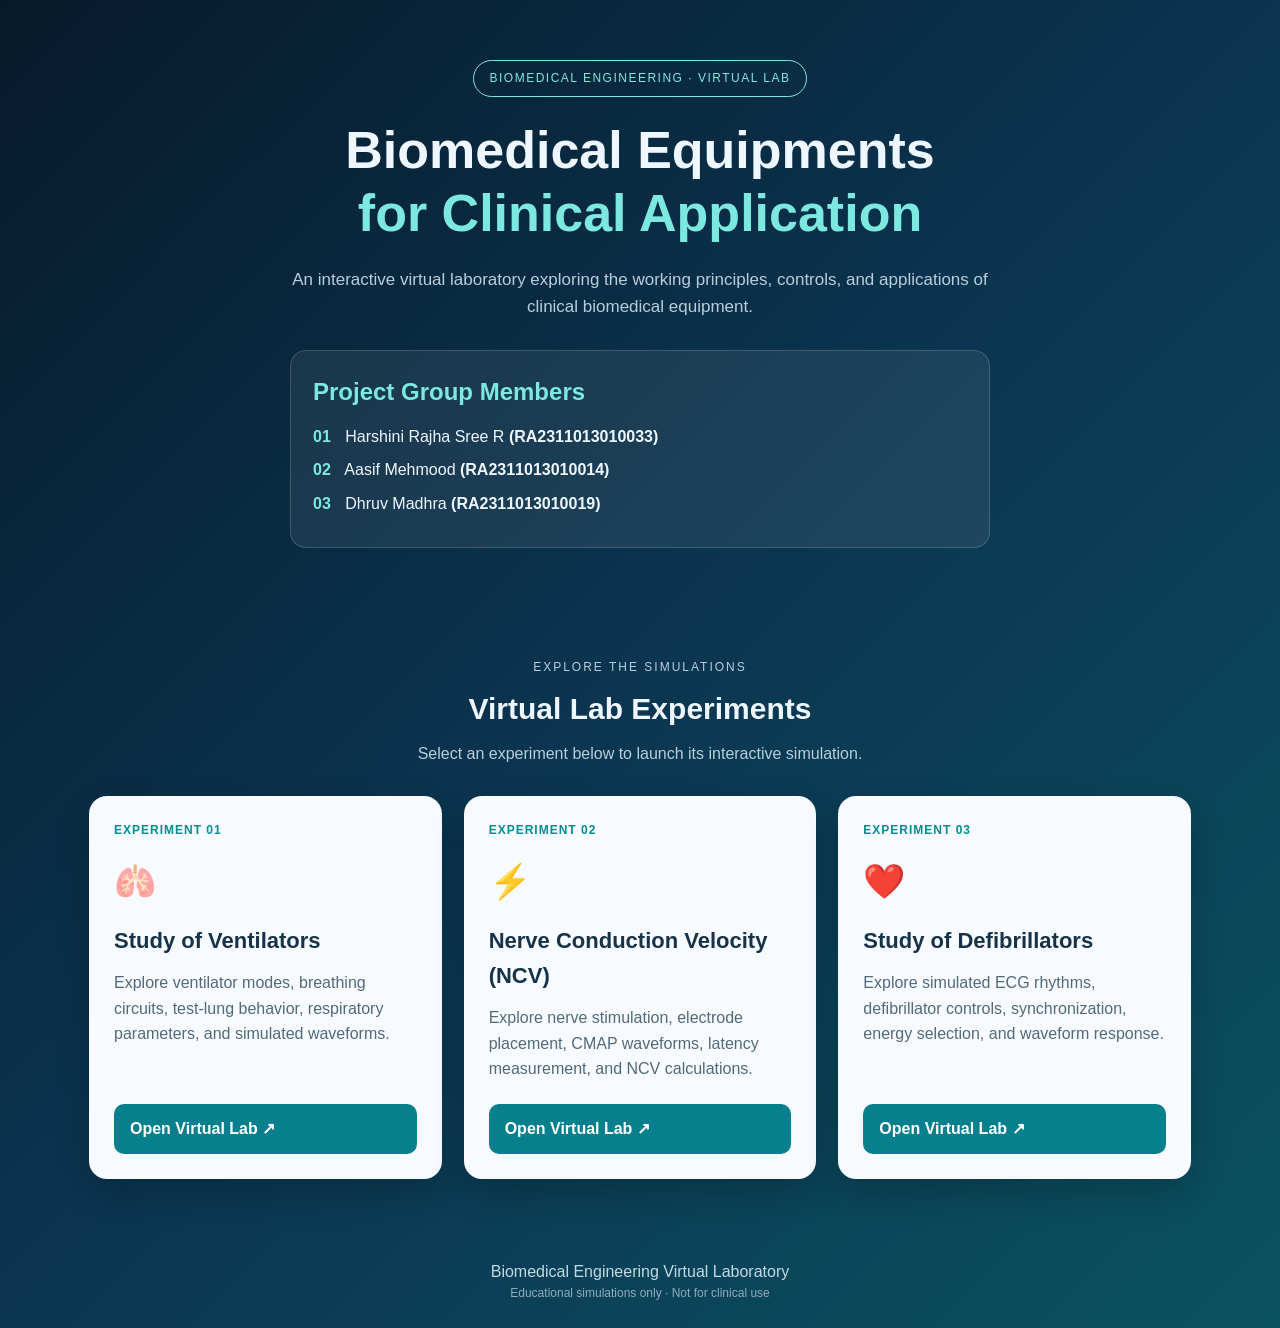
<file: index.html>
<!DOCTYPE html>
<html lang="en">
<head>
  <meta charset="UTF-8">
  <meta name="viewport" content="width=device-width, initial-scale=1.0">
  <title>Biomedical Equipments for Clinical Application</title>
  <link rel="stylesheet" href="style.css">
</head>

<body>

  <header class="hero">
    <div class="badge">BIOMEDICAL ENGINEERING · VIRTUAL LAB</div>

    <h1>
      Biomedical Equipments<br>
      <span>for Clinical Application</span>
    </h1>

    <p class="intro">
      An interactive virtual laboratory exploring the working principles,
      controls, and applications of clinical biomedical equipment.
    </p>

    <section class="team">
      <h2>Project Group Members</h2>

      <p>
        <span>01</span>
        Harshini Rajha Sree R
        <strong>(RA2311013010033)</strong>
      </p>

      <p>
        <span>02</span>
        Aasif Mehmood
        <strong>(RA2311013010014)</strong>
      </p>
      <p>
        <span>03</span>
        Dhruv Madhra
        <strong>(RA2311013010019)</strong>
      </p>

    
    </section>
  </header>

  <main class="labs">

    <div class="section-heading">
      <p class="eyebrow">EXPLORE THE SIMULATIONS</p>
      <h2>Virtual Lab Experiments</h2>
      <p>Select an experiment below to launch its interactive simulation.</p>
    </div>

    <div class="cards">

      <article class="lab-card">
        <div class="card-number">EXPERIMENT 01</div>
        <div class="icon">🫁</div>

        <h3>Study of Ventilators</h3>

        <p>
          Explore ventilator modes, breathing circuits, test-lung behavior,
          respiratory parameters, and simulated waveforms.
        </p>

        <a href="ventilator.html" class="launch">
          Open Virtual Lab ↗
        </a>
      </article>

      <article class="lab-card">
        <div class="card-number">EXPERIMENT 02</div>
        <div class="icon">⚡</div>

        <h3>Nerve Conduction Velocity (NCV)</h3>

        <p>
          Explore nerve stimulation, electrode placement, CMAP waveforms,
          latency measurement, and NCV calculations.
        </p>

        <a href="ncv.html" class="launch">
          Open Virtual Lab ↗
        </a>
      </article>

      <article class="lab-card">
        <div class="card-number">EXPERIMENT 03</div>
        <div class="icon">❤️</div>

        <h3>Study of Defibrillators</h3>

        <p>
          Explore simulated ECG rhythms, defibrillator controls,
          synchronization, energy selection, and waveform response.
        </p>

        <a href="defibrillator.html" class="launch">
          Open Virtual Lab ↗
        </a>
      </article>

    </div>
  </main>

  <footer>
    <p>Biomedical Engineering Virtual Laboratory</p>
    <p class="disclaimer">
      Educational simulations only · Not for clinical use
    </p>
  </footer>

</body>
</html>
</file>
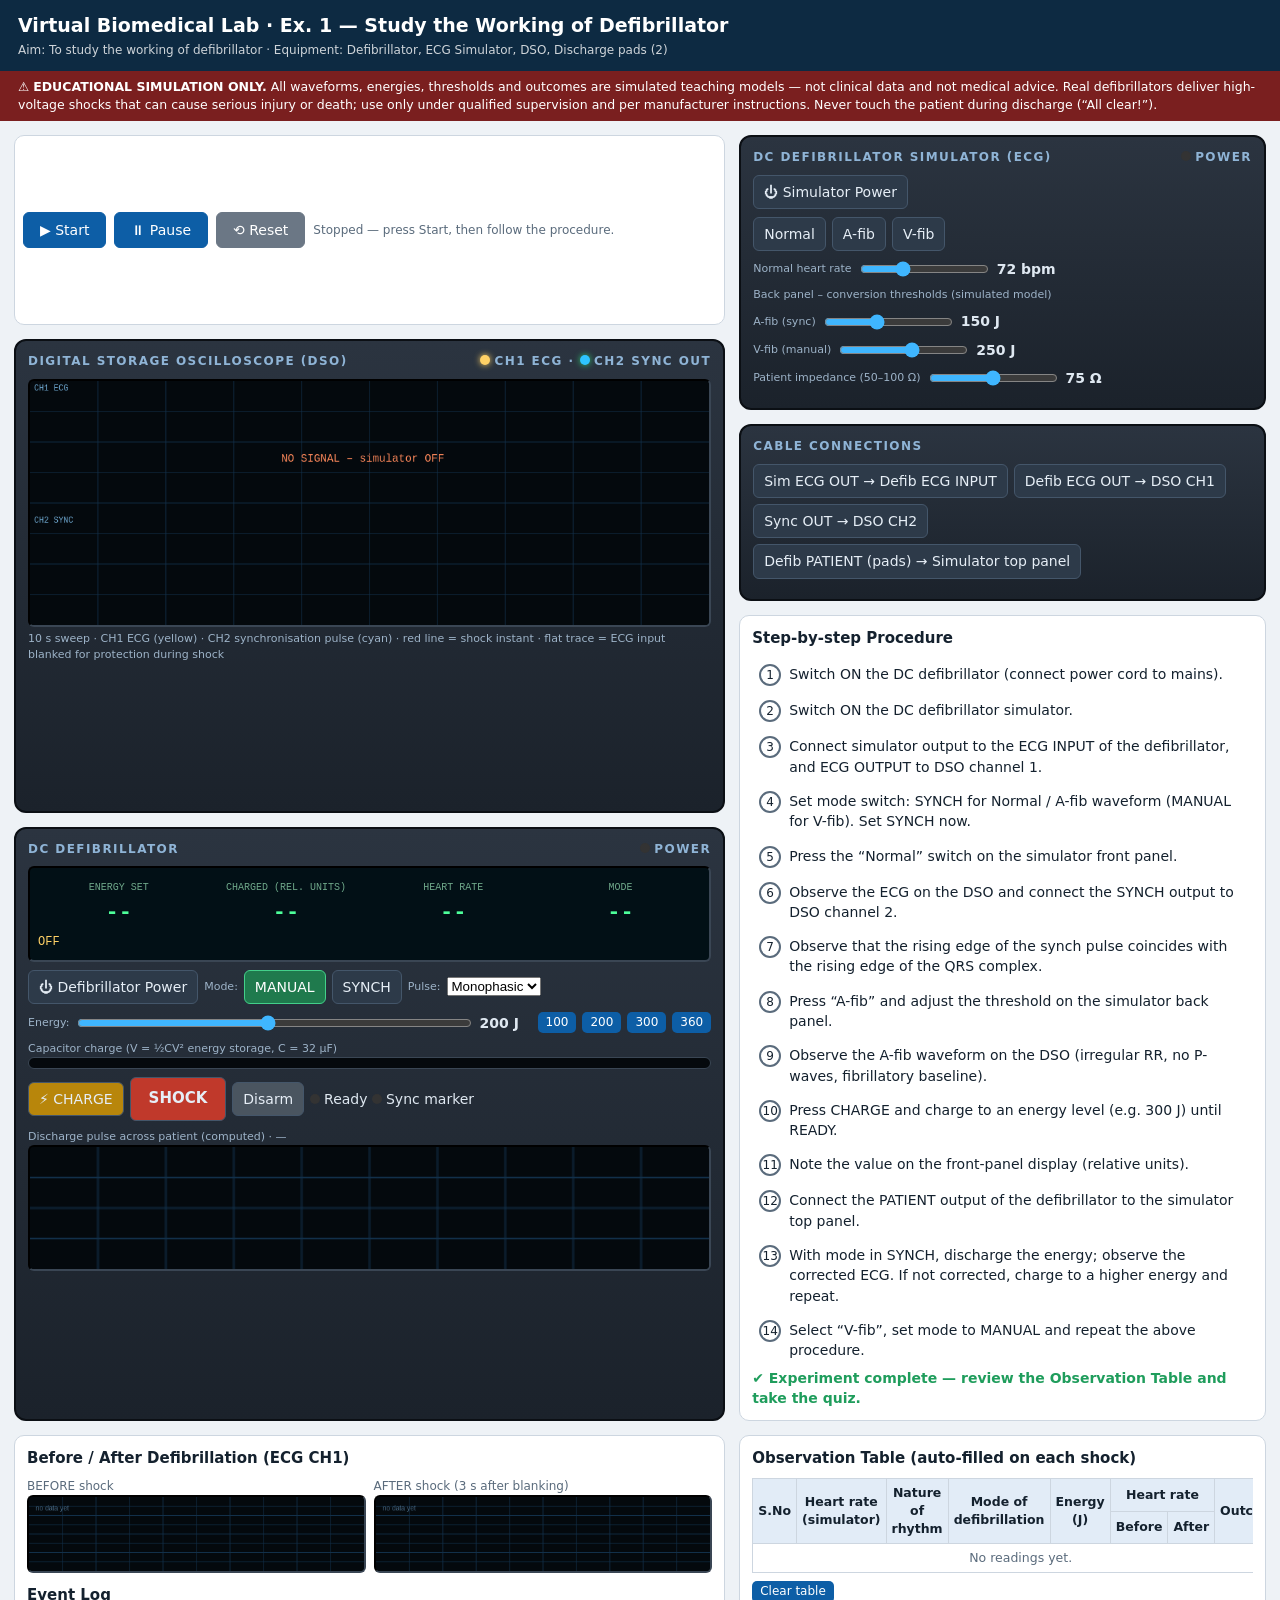
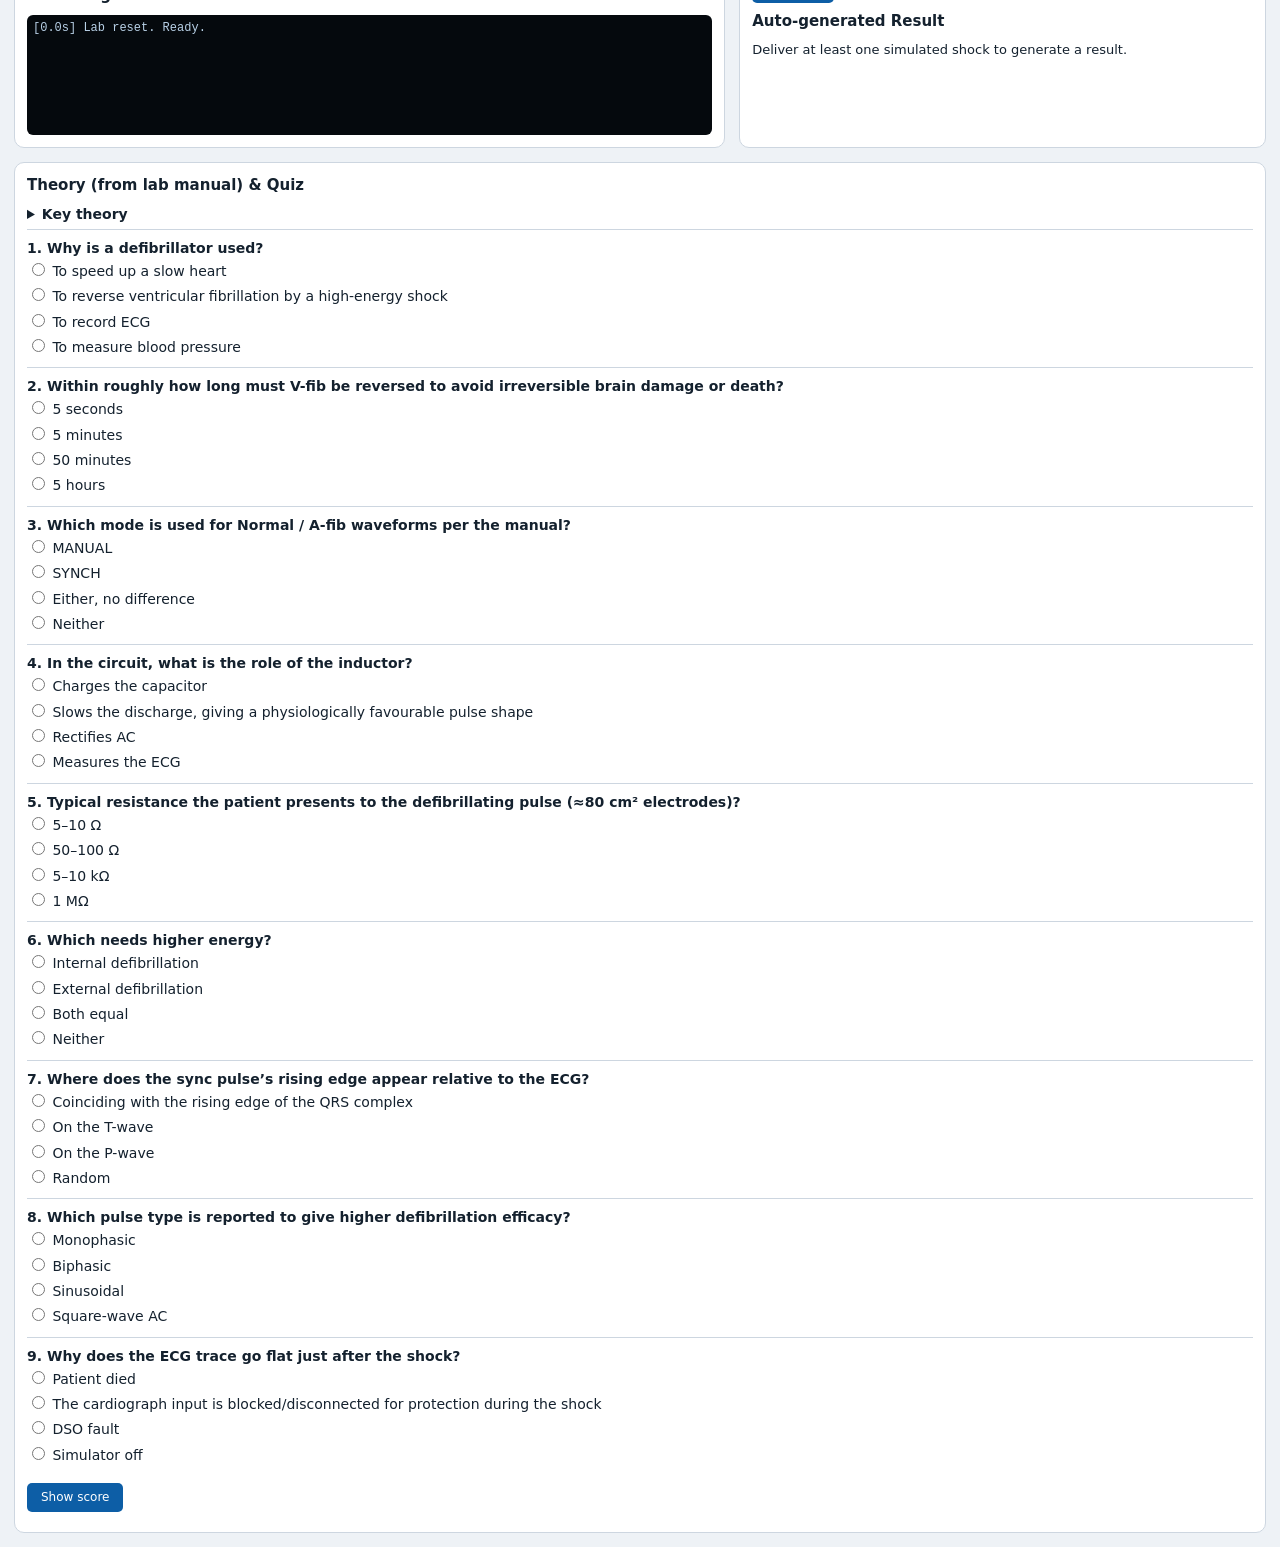
<file: defibrillator.html>
<!DOCTYPE html>
<html lang="en"><head><meta charset="utf-8">
<meta name="viewport" content="width=device-width, initial-scale=1, viewport-fit=cover">
<title>Virtual Lab – Study of Defibrillator</title>
<style>
:root{--bg:#eef2f6;--tx:#14212e;--card:#fff;--bd:#cdd6e0;--mut:#5a6b7c;box-sizing:border-box;padding-top:env(safe-area-inset-top,0px);padding-bottom:env(safe-area-inset-bottom,0px)}
@media (prefers-color-scheme:dark){:root:not([data-theme=light]){--bg:#0c131b;--tx:#e3ecf5;--card:#142130;--bd:#27394d;--mut:#8fa3b8}}
*{box-sizing:border-box}html{scroll-padding-top:env(safe-area-inset-top,0px)}
body{margin:0;background:var(--bg);color:var(--tx);font:14px/1.45 system-ui,Segoe UI,Roboto,sans-serif}
header{background:#0d2a42;color:#fff;padding:12px 18px}header h1{margin:0;font-size:19px}header p{margin:2px 0 0;font-size:12px;opacity:.8}
.warn{background:#7a1f1f;color:#fff;padding:7px 18px;font-size:12.5px}
.wrap{max-width:1300px;margin:auto;padding:14px;display:grid;gap:14px;grid-template-columns:minmax(0,1.35fr) minmax(0,1fr)}
@media(max-width:950px){.wrap{grid-template-columns:1fr}}
.card{background:var(--card);border:1px solid var(--bd);border-radius:10px;padding:12px}
.card h2{margin:0 0 8px;font-size:15px}
.eq{background:linear-gradient(#2b3440,#1b222b);color:#dfe8f1;border-radius:12px;padding:12px;border:2px solid #0b0f14}
.eq h3{margin:0 0 8px;font-size:12px;letter-spacing:.12em;text-transform:uppercase;color:#8fb4d6;display:flex;justify-content:space-between}
.scr{background:#021016;border:2px inset #3a4654;border-radius:6px;padding:8px;font-family:Consolas,monospace;color:#4dff9a;display:grid;grid-template-columns:repeat(4,1fr);gap:6px;text-align:center}
.scr b{display:block;font-size:22px}.scr small{color:#6fa88a;font-size:10px}
.status{grid-column:1/-1;color:#ffd166;font-size:12px;min-height:16px;text-align:left}
.row{display:flex;flex-wrap:wrap;gap:6px;align-items:center;margin:8px 0}
button{font:inherit;cursor:pointer;border-radius:6px;border:1px solid #44566a;background:#2d3a49;color:#e6eef6;padding:6px 10px}
button:hover{filter:brightness(1.2)}button.on{background:#1f7a4d;border-color:#43d08a;color:#fff}
button.warnb.on{background:#b3541e}button.pwr.on{background:#c0392b}
.charge{background:#b8860b}.shock{background:#c0392b;font-weight:700;padding:10px 18px;font-size:15px}.disarm{background:#4a5560}
.lbl{font-size:11px;color:#9db3c8}input[type=range]{accent-color:#3fb6ff;vertical-align:middle}
.bar{height:12px;background:#05090d;border-radius:6px;overflow:hidden;border:1px solid #3a4654}.bar i{display:block;height:100%;width:0;background:linear-gradient(90deg,#f1c40f,#e67e22,#e74c3c)}
.led{display:inline-block;width:10px;height:10px;border-radius:50%;background:#333;margin-right:4px}.led.g{background:#2ecc71;box-shadow:0 0 6px #2ecc71}.led.r{background:#ff4d4d;box-shadow:0 0 6px #f33}.led.y{background:#ffd166;box-shadow:0 0 6px #ffd166}
canvas{width:100%;display:block;background:#04090d;border-radius:6px;border:2px inset #3a4654}
.ctrl{position:sticky;top:0;z-index:5;background:var(--card);border:1px solid var(--bd);border-radius:10px;padding:8px;display:flex;gap:8px;align-items:center;flex-wrap:wrap}
.ctrl button{background:#0d5ea6;border-color:#0d5ea6;color:#fff;padding:7px 16px}.ctrl .rs{background:#6b7785;border-color:#6b7785}
ol.steps{margin:0;padding:0;list-style:none}ol.steps li{display:flex;gap:8px;padding:6px;border-radius:6px;border:1px solid transparent;align-items:flex-start}
ol.steps li.cur{background:rgba(63,182,255,.12);border-color:#3fb6ff}ol.steps li.done{opacity:.6}
.chk{min-width:22px;height:22px;border-radius:50%;border:2px solid var(--mut);text-align:center;font-size:12px;line-height:18px}.done .chk{background:#1f9d5c;border-color:#1f9d5c;color:#fff}
.sm{padding:2px 8px;font-size:12px;background:#0d5ea6;color:#fff;border-radius:5px;border:0}
table{border-collapse:collapse;width:100%;font-size:12.5px}th,td{border:1px solid var(--bd);padding:5px;text-align:center}th{background:rgba(63,130,200,.15)}
.ok{color:#1f9d5c;font-weight:600}.bad{color:#d0453a;font-weight:600}
#log{height:120px;overflow:auto;font:12px Consolas,monospace;background:#05090d;color:#b8d0e6;padding:6px;border-radius:6px}
.q{border-top:1px solid var(--bd);padding:8px 0}.q label{display:block;padding:2px 0;cursor:pointer}.exp{font-size:13px;margin-top:4px;padding:6px;border-radius:6px;background:rgba(63,130,200,.12)}
.snaps{display:grid;grid-template-columns:1fr 1fr;gap:8px}.snaps div{font-size:12px;color:var(--mut)}
.full{grid-column:1/-1}details{margin:4px 0}summary{cursor:pointer;font-weight:600}
</style></head>
<body>
<header><h1>Virtual Biomedical Lab · Ex. 1 — Study the Working of Defibrillator</h1><p>Aim: To study the working of defibrillator · Equipment: Defibrillator, ECG Simulator, DSO, Discharge pads (2)</p></header>
<div class="warn">⚠ <b>EDUCATIONAL SIMULATION ONLY.</b> All waveforms, energies, thresholds and outcomes are simulated teaching models — not clinical data and not medical advice. Real defibrillators deliver high-voltage shocks that can cause serious injury or death; use only under qualified supervision and per manufacturer instructions. Never touch the patient during discharge (“All clear!”).</div>

<div class="wrap">
<div style="display:grid;gap:14px;min-width:0">
 <div class="ctrl"><button id="bStart">▶ Start</button><button id="bPause">⏸ Pause</button><button class="rs" id="bReset">⟲ Reset</button>
  <span id="runst" style="font-size:12px;color:var(--mut)">Stopped — press Start, then follow the procedure.</span></div>

 <div class="eq"><h3><span>Digital Storage Oscilloscope (DSO)</span><span><span class="led y"></span>CH1 ECG · <span class="led g" style="background:#2ec4ff"></span>CH2 SYNC OUT</span></h3>
  <canvas id="dso" width="1000" height="360"></canvas>
  <div class="lbl" style="margin-top:4px">10 s sweep · CH1 ECG (yellow) · CH2 synchronisation pulse (cyan) · red line = shock instant · flat trace = ECG input blanked for protection during shock</div></div>

 <div class="eq"><h3><span>DC Defibrillator</span><span><span class="led" id="ledP"></span>Power</span></h3>
  <div class="scr"><div><small>ENERGY SET</small><b id="dSet">0 J</b></div><div><small>CHARGED (REL. UNITS)</small><b id="dRel">0.0</b></div><div><small>HEART RATE</small><b id="dHR">--</b></div><div><small>MODE</small><b id="dMode">MANUAL</b></div><div class="status" id="dStat">OFF</div></div>
  <div class="row"><button class="pwr" id="bDef">⏻ Defibrillator Power</button>
   <span class="lbl">Mode:</span><button id="mMan">MANUAL</button><button id="mSyn">SYNCH</button>
   <span class="lbl">Pulse:</span><select id="wave"><option value="mono">Monophasic</option><option value="bi">Biphasic</option></select></div>
  <div class="row"><span class="lbl">Energy:</span><input type="range" id="en" min="50" max="360" step="10" value="200" style="flex:1;min-width:120px"><b id="enV" style="min-width:52px">200 J</b>
   <button class="sm" data-e="100">100</button><button class="sm" data-e="200">200</button><button class="sm" data-e="300">300</button><button class="sm" data-e="360">360</button></div>
  <div class="lbl">Capacitor charge (V = ½CV² energy storage, C = 32 µF)</div><div class="bar"><i id="chBar"></i></div>
  <div class="row"><button class="charge" id="bCharge">⚡ CHARGE</button><button class="shock" id="bShock">SHOCK</button><button class="disarm" id="bDisarm">Disarm</button>
   <span><span class="led" id="ledR"></span>Ready <span class="led" id="ledS"></span>Sync marker</span></div>
  <div class="lbl">Discharge pulse across patient (computed) · <span id="pInfo">—</span></div><canvas id="pulse" width="500" height="90"></canvas></div>
</div>

<div style="display:grid;gap:14px;align-content:start;min-width:0">
 <div class="eq"><h3><span>DC Defibrillator Simulator (ECG)</span><span><span class="led" id="ledSim"></span>Power</span></h3>
  <div class="row"><button class="pwr" id="bSim">⏻ Simulator Power</button></div>
  <div class="row"><button id="rN">Normal</button><button id="rA">A-fib</button><button id="rV">V-fib</button></div>
  <div class="row"><span class="lbl">Normal heart rate</span><input type="range" id="hr" min="50" max="120" value="72"><b id="hrV">72 bpm</b></div>
  <div class="lbl">Back panel – conversion thresholds (simulated model)</div>
  <div class="row"><span class="lbl">A-fib (sync)</span><input type="range" id="thA" min="50" max="300" step="10" value="150"><b id="thAV">150 J</b></div>
  <div class="row"><span class="lbl">V-fib (manual)</span><input type="range" id="thV" min="100" max="360" step="10" value="250"><b id="thVV">250 J</b></div>
  <div class="row"><span class="lbl">Patient impedance (50–100 Ω)</span><input type="range" id="imp" min="50" max="100" value="75"><b id="impV">75 Ω</b></div></div>

 <div class="eq"><h3>Cable Connections</h3>
  <div class="row"><button id="cEcg">Sim ECG OUT → Defib ECG INPUT</button><button id="cCh1">Defib ECG OUT → DSO CH1</button><button id="cCh2">Sync OUT → DSO CH2</button><button id="cPad">Defib PATIENT (pads) → Simulator top panel</button></div></div>

 <div class="card"><h2>Step-by-step Procedure</h2><ol class="steps" id="steps"></ol><div id="done" class="ok"></div></div>
</div>

<div class="card"><h2>Before / After Defibrillation (ECG CH1)</h2>
 <div class="snaps"><div>BEFORE shock<canvas id="sBef" width="500" height="110"></canvas></div><div>AFTER shock (3 s after blanking)<canvas id="sAft" width="500" height="110"></canvas></div></div>
 <h2 style="margin-top:12px">Event Log</h2><div id="log"></div></div>

<div class="card"><h2>Observation Table (auto-filled on each shock)</h2>
 <div style="overflow-x:auto"><table><thead><tr><th rowspan="2">S.No</th><th rowspan="2">Heart rate (simulator)</th><th rowspan="2">Nature of rhythm</th><th rowspan="2">Mode of defibrillation</th><th rowspan="2">Energy (J)</th><th colspan="2">Heart rate</th><th rowspan="2">Outcome</th></tr><tr><th>Before</th><th>After</th></tr></thead><tbody id="tb"><tr><td colspan="8" style="color:var(--mut)">No readings yet.</td></tr></tbody></table></div>
 <div class="row"><button class="sm" id="clrT">Clear table</button></div>
 <h2>Auto-generated Result</h2><div id="res" style="font-size:13px">Deliver at least one simulated shock to generate a result.</div></div>

<div class="card full"><h2>Theory (from lab manual) & Quiz</h2>
 <details><summary>Key theory</summary><p>Ventricular fibrillation (asynchronous contraction of ventricular muscle) causes loss of cardiac output; irreversible brain damage or death may follow if not reversed within about 5 minutes. A high-energy DC shock makes all fibres contract together so the intrinsic pacemaker can resume. External defibrillation needs higher energy than internal (open-chest). A variable auto-transformer → high-voltage transformer → diode rectifier → changeover switch charges a capacitor (position 1); on shock the switch moves to position 2 and discharges through an inductor and electrodes. The inductor shapes the pulse but dissipates some energy. Patient resistance ≈ 50–100 Ω (≈80 cm² electrodes). Monophasic width 3–12 ms; biphasic positive 3–10 ms, negative 1–10 ms; biphasic gives higher efficacy. Synch mode delivers the shock on the R-wave (QRS) so it avoids the vulnerable T-wave.</p></details>
 <div id="quiz"></div><div class="row"><button class="sm" id="qScore" style="padding:6px 14px">Show score</button><b id="qRes"></b></div></div>
</div>

<script>
const $=i=>document.getElementById(i),FS=250,N=2500,C=32e-6;
let S,b1=new Float32Array(N),b2=new Float32Array(N),idx=0,lastR,nextR,rt,pend,shockAt,blank,markT,markI,aftJob,rows,flags,done,beforeSnap,afterSnap,run=false,tPrev=0,acc=0,ac;
const NAME={normal:'Normal',afib:'A-fib',vfib:'V-fib',none:'—'};
function init(){S={T:0,on:{def:0,sim:0},rhythm:'none',hr:72,mode:'manual',en:200,charged:0,charging:false,c:{ecg:0,ch1:0,ch2:0,pad:0},status:'OFF'};
 b1.fill(0);b2.fill(0);idx=0;lastR=-1;nextR=.5;rt=[];pend=0;blank=-1;markT=-99;aftJob=null;rows=[];flags={};done=[];beforeSnap=afterSnap=null;run=false;acc=0;$('log').innerHTML='';
 $('hr').value=72;$('en').value=200;$('thA').value=150;$('thV').value=250;$('imp').value=75;$('wave').value='mono';
 drawSnap('sBef',null);drawSnap('sAft',null);drawPulse();renderRows();sync();log('Lab reset. Ready.')}
function log(m,c){const d=document.createElement('div');d.textContent='['+S.T.toFixed(1)+'s] '+m;if(c)d.style.color=c;$('log').appendChild(d);$('log').scrollTop=1e5}
const g=(d,m,s,a)=>a*Math.exp(-((d-m)**2)/(2*s*s));
function rr(){return S.rhythm=='afib'?.32+Math.random()*.55:60/S.hr*(1+(Math.random()-.5)*.02)}
function ecg(t){const r=S.rhythm;if(r=='none')return 0;
 if(r=='vfib')return .45*Math.sin(6.28*4.3*t+1.5*Math.sin(.9*t))*(.65+.35*Math.sin(1.3*t))+.3*Math.sin(6.28*6.7*t+2*Math.sin(.5*t))+.1*Math.sin(6.28*2.2*t);
 if(t>=nextR){lastR=nextR;nextR=lastR+rr();rt.push(lastR);if(rt.length>8)rt.shift()}
 let v=0;for(const b of[lastR,nextR]){const d=t-b;if(r=='normal')v+=g(d,-.16,.025,.13);v+=g(d,-.035,.01,-.12)+g(d,0,.013,1)+g(d,.035,.012,-.2)+g(d,.26,.05,.28)}
 if(r=='afib')v+=.07*Math.sin(6.28*6.1*t)+.05*Math.sin(6.28*8.7*t+1)+.04*Math.sin(6.28*4.4*t+2);
 return v+(Math.random()-.5)*.012}
function syncS(t){if(S.mode!='sync'||!S.on.def||S.rhythm=='vfib'||S.rhythm=='none')return 0;for(const b of[lastR,nextR])if(t>=b-.025&&t<b+.06)return 1;return 0}
function hrNow(){if(S.rhythm=='none'||S.rhythm=='vfib')return null;if(rt.length<3)return S.rhythm=='normal'?S.hr:null;return Math.round(60/((rt[rt.length-1]-rt[0])/(rt.length-1)))}
function stepSim(){const t=S.T;let v=0,s=0;if(t<blank){}else{v=ecg(t);s=syncS(t)}
 b1[idx]=v;b2[idx]=s;idx=(idx+1)%N;S.T+=1/FS;
 if(pend&&S.T>=shockAt)exec();if(aftJob&&S.T>=aftJob.t)finishAfter()}
function grab(sec){const n=sec*FS,a=new Float32Array(n);for(let i=0;i<n;i++)a[i]=b1[(idx-n+i+N*2)%N];return a}
function beep(f=880,d=.15){try{ac=ac||new AudioContext();const o=ac.createOscillator(),gn=ac.createGain();o.frequency.value=f;gn.gain.value=.05;o.connect(gn);gn.connect(ac.destination);o.start();o.stop(ac.currentTime+d)}catch(e){}}
const eff=()=>S.en*(1-($('imp').value-50)/250)*($('wave').value=='bi'?1.2:1);
function pressShock(){if(!S.on.def)return msg('Defibrillator is OFF.');
 if(S.charged<S.en-.5||S.charging)return msg('Not charged to set energy — press CHARGE and wait for READY.');
 if(!S.c.pad)return msg('Patient pads not connected to simulator — no discharge. Connect pads or Disarm.');
 if(!run)return msg('Simulation is stopped — press Start.');
 if(S.mode=='sync'){if(S.rhythm=='vfib'||S.rhythm=='none'){log('SYNC: no QRS detected — shock inhibited. Use MANUAL for V-fib.','#ff9f43');return msg('NO QRS – SHOCK INHIBITED')}
  pend=1;shockAt=nextR+.02;msg('SYNC: waiting for next R-wave…');log('Shock armed in SYNCH mode; will discharge on next R-wave.')}
 else{pend=1;shockAt=S.T;}}
function msg(m){S.status=m;log(m,'#ffd166')}
function exec(){pend=0;const E=S.charged,Ee=eff(),r0=S.rhythm,m=S.mode,hb=hrNow();beforeSnap=grab(3);
 const V=Math.sqrt(2*E/C),I=V/$('imp').value;drawPulse(E,I);
 let out,ok=null,nr=r0,thA=+$('thA').value,thV=+$('thV').value;
 if(m=='sync'){if(r0=='normal'){out='Shock not indicated — rhythm unchanged';nr='normal'}
  else if(Ee>=thA){out='Converted to Normal (sinus) rhythm';nr='normal';ok=1;flags.af=1}
  else{out='No conversion — raise energy & repeat';ok=0}}
 else{if(r0=='vfib'){if(Ee>=thV){out='Converted to Normal rhythm';nr='normal';ok=1;flags.vf=1}else{out='No conversion — raise energy & repeat';ok=0}}
  else{out='UNSYNCHRONISED shock — may induce V-fib (R-on-T risk)';nr='vfib';ok=0}}
 S.rhythm=nr;blank=S.T+1.5;markT=S.T;markI=idx;nextR=blank+.4;lastR=nextR-.8;rt=[];S.charged=0;S.charging=false;
 S.status='DISCHARGED: '+Math.round(E)+' J';beep(300,.3);
 log('SHOCK '+Math.round(E)+' J ('+(m=='sync'?'SYNCH':'MANUAL')+', '+r0+' → '+nr+'). '+out,ok?'#2ecc71':'#ff6b6b');
 const row={hrSet:S.hr,r:r0,m,E:Math.round(E),hb,ha:null,out,ok};rows.push(row);aftJob={t:blank+3,row};sync();renderRows()}
function finishAfter(){const{row}=aftJob;aftJob=null;afterSnap=grab(3);row.ha=hrNow();drawSnap('sBef',beforeSnap);drawSnap('sAft',afterSnap);renderRows()}
function renderRows(){const tb=$('tb');if(!rows.length){tb.innerHTML='<tr><td colspan="8" style="color:var(--mut)">No readings yet.</td></tr>';$('res').textContent='Deliver at least one simulated shock to generate a result.';return}
 const f=h=>h==null?'—':h+' bpm';tb.innerHTML=rows.map((r,i)=>`<tr><td>${i+1}</td><td>${r.hrSet} bpm</td><td>${NAME[r.r]}</td><td>${r.m=='sync'?'Synchronised':'Manual'}</td><td>${r.E}</td><td>${f(r.hb)}</td><td>${r.ha===null&&aftJob&&aftJob.row===r?'measuring…':f(r.ha)}</td><td class="${r.ok?'ok':r.ok===0?'bad':''}">${r.out}</td></tr>`).join('');
 const s=rows.filter(r=>r.ok).length,l=rows[rows.length-1];
 $('res').innerHTML=`<p><b>${rows.length}</b> simulated discharge(s); <b>${s}</b> successful conversion(s). Last: <b>${NAME[l.r]}</b>, ${l.m=='sync'?'synchronised':'manual'} mode, <b>${l.E} J</b> → ${l.out}.</p><p>Thus the working of the defibrillator was studied: the synch pulse rising edge coincided with the QRS rising edge, A-fib was corrected with a synchronised shock, and V-fib with a manual-mode shock at sufficient energy. <i>(Educational simulation — not clinical treatment.)</i></p>`}
function plot(c,arr,col,lo,hi){const x=c.getContext('2d'),W=c.width,H=c.height;x.clearRect(0,0,W,H);grid(x,W,H);if(!arr)return;x.strokeStyle=col;x.lineWidth=1.5;x.beginPath();arr.forEach((v,i)=>{const X=i/arr.length*W,Y=H*.65-v*H*.45;i?x.lineTo(X,Y):x.moveTo(X,Y)});x.stroke()}
function grid(x,W,H,dx=10,dy=8){x.fillStyle='#04090d';x.fillRect(0,0,W,H);x.strokeStyle='#12304a';x.lineWidth=1;x.beginPath();for(let i=1;i<dx;i++){x.moveTo(W*i/dx,0);x.lineTo(W*i/dx,H)}for(let j=1;j<dy;j++){x.moveTo(0,H*j/dy);x.lineTo(W,H*j/dy)}x.stroke()}
function drawSnap(id,a){const c=$(id);plot(c,a,'#ffd84d');if(!a){const x=c.getContext('2d');x.fillStyle='#4a6a85';x.fillText('no data yet',10,20)}}
function drawPulse(E,I){const c=$('pulse'),x=c.getContext('2d'),W=c.width,H=c.height;grid(x,W,H,10,4);if(!E){$('pInfo').textContent='—';return}
 const bi=$('wave').value=='bi';$('pInfo').textContent=`${Math.round(E)} J stored, V≈${(Math.sqrt(2*E/C)/1000).toFixed(2)} kV, peak I≈${I.toFixed(0)} A, ${bi?'biphasic ~7+4 ms':'monophasic ~8 ms'}`;
 x.strokeStyle='#ff8a5c';x.lineWidth=2;x.beginPath();const T=bi?11:9;for(let i=0;i<=W;i++){const t=i/W*14;let y=0;if(bi){if(t<7)y=g(t,2,1.6,1);else y=-.7*g(t,9,1.4,1)}else if(t<T){const q=t/2.4;y=q*Math.exp(1-q)}
 const Y=H/2-(y*H*.42);i?x.lineTo(i,Y):x.moveTo(i,Y)}x.stroke()}
function drawDSO(){const c=$('dso'),x=c.getContext('2d'),W=c.width,H=c.height;grid(x,W,H);const ok=S.on.sim&&S.c.ecg&&S.c.ch1,ok2=ok&&S.c.ch2&&S.on.def;
 x.fillStyle='#6fa8d0';x.font='12px monospace';x.fillText('CH1 ECG',6,14);x.fillText('CH2 SYNC',6,H*.58);
 const cur=idx;const trace=(b,mid,amp,col,en)=>{if(!en)return;x.strokeStyle=col;x.lineWidth=1.8;x.beginPath();let st=1;for(let i=0;i<N;i++){if(((i-cur+N)%N)<12){st=1;continue}const X=i/N*W,Y=mid-b[i]*amp;if(st){x.moveTo(X,Y);st=0}else x.lineTo(X,Y)}x.stroke()};
 trace(b1,H*.33,H*.26,'#ffd84d',ok);trace(b2,H*.88,-H*.14,'#2ec4ff',ok2);
 if(!ok){x.fillStyle='#ff8a5c';x.font='16px monospace';x.fillText(!S.on.sim?'NO SIGNAL – simulator OFF':'NO SIGNAL – connect ECG cables',W/2-130,H*.33)}
 if(ok2&&false){}if(S.T-markT<9&&S.T-markT>=0){const X=markI/N*W;x.strokeStyle='#ff4d4d';x.setLineDash([5,4]);x.beginPath();x.moveTo(X,0);x.lineTo(X,H);x.stroke();x.setLineDash([])}
 if(S.T<blank&&ok){x.fillStyle='#ff9f43';x.font='13px monospace';x.fillText('ECG BLANKED (shock in progress)',W/2-120,H*.2)}}
function sync(){const B=(id,on)=>$(id).classList.toggle('on',!!on);
 B('bDef',S.on.def);B('bSim',S.on.sim);B('mMan',S.mode=='manual');B('mSyn',S.mode=='sync');B('rN',S.rhythm=='normal');B('rA',S.rhythm=='afib');B('rV',S.rhythm=='vfib');
 B('cEcg',S.c.ecg);B('cCh1',S.c.ch1);B('cCh2',S.c.ch2);B('cPad',S.c.pad);
 $('ledP').className='led '+(S.on.def?'g':'');$('ledSim').className='led '+(S.on.sim?'g':'');
 $('enV').textContent=S.en+' J';$('hrV').textContent=$('hr').value+' bpm';$('thAV').textContent=$('thA').value+' J';$('thVV').textContent=$('thV').value+' J';$('impV').textContent=$('imp').value+' Ω'}
function ui(){const d=S.on.def;$('dSet').textContent=d?S.en+' J':'--';$('dRel').textContent=d?(S.charged/360*10).toFixed(1):'--';
 const h=hrNow(),ecgOK=S.on.sim&&S.c.ecg;$('dHR').textContent=d&&ecgOK&&h?h:'--';$('dMode').textContent=d?(S.mode=='sync'?'SYNCH':'MANUAL'):'--';
 $('dStat').textContent=!d?'OFF':pend?(S.mode=='sync'?'SYNC: waiting for R-wave…':'DISCHARGING…'):S.charging?'CHARGING '+Math.round(S.charged)+' / '+S.en+' J':S.charged>=S.en-.5&&S.charged>0?'READY – '+Math.round(S.charged)+' J – ALL CLEAR!':S.status;
 $('chBar').style.width=(S.charged/360*100)+'%';const rdy=d&&S.charged>0&&!S.charging&&S.charged>=S.en-.5;
 $('ledR').className='led '+(rdy?'g':S.charging?'y':'');$('ledS').className='led '+(d&&S.mode=='sync'&&ecgOK&&S.rhythm!='vfib'&&S.rhythm!='none'&&b2[(idx-1+N)%N]?'r':'');
 if(rdy&&!flags.rd){flags.rd=1;beep();flags.ch=1}if(!rdy)flags.rd=0}
const STEPS=[
 ['Switch ON the DC defibrillator (connect power cord to mains).',()=>S.on.def],
 ['Switch ON the DC defibrillator simulator.',()=>S.on.sim],
 ['Connect simulator output to the ECG INPUT of the defibrillator, and ECG OUTPUT to DSO channel 1.',()=>S.c.ecg&&S.c.ch1],
 ['Set mode switch: SYNCH for Normal / A-fib waveform (MANUAL for V-fib). Set SYNCH now.',()=>S.mode=='sync'],
 ['Press the “Normal” switch on the simulator front panel.',()=>flags.nPress],
 ['Observe the ECG on the DSO and connect the SYNCH output to DSO channel 2.',()=>S.rhythm!='none'&&S.c.ch2&&run],
 ['Observe that the rising edge of the synch pulse coincides with the rising edge of the QRS complex.',null,()=>S.c.ch2&&S.mode=='sync'&&S.rhythm=='normal'&&run],
 ['Press “A-fib” and adjust the threshold on the simulator back panel.',()=>flags.aPress&&flags.thr],
 ['Observe the A-fib waveform on the DSO (irregular RR, no P-waves, fibrillatory baseline).',null,()=>S.rhythm=='afib'&&run],
 ['Press CHARGE and charge to an energy level (e.g. 300 J) until READY.',()=>flags.ch&&S.en>=0],
 ['Note the value on the front-panel display (relative units).',null,()=>flags.ch],
 ['Connect the PATIENT output of the defibrillator to the simulator top panel.',()=>S.c.pad],
 ['With mode in SYNCH, discharge the energy; observe the corrected ECG. If not corrected, charge to a higher energy and repeat.',()=>flags.af],
 ['Select “V-fib”, set mode to MANUAL and repeat the above procedure.',()=>flags.vf]];
function renderSteps(){const o=$('steps');const cur=done.findIndex(x=>!x);o.innerHTML=STEPS.map((s,i)=>`<li class="${done[i]?'done':i==cur?'cur':''}"><span class="chk">${done[i]?'✓':i+1}</span><span>${s[0]}${s[2]&&i==cur?` <button class="sm" onclick="confirmStep(${i})">I observed this</button>`:''}</span></li>`).join('');
 $('done').textContent=cur<0?'✔ Experiment complete — review the Observation Table and take the quiz.':''}
function confirmStep(i){if(STEPS[i][2]()){done[i]=1;renderSteps()}else log('Prerequisite not met (check connections, mode, rhythm and press Start).','#ff9f43')}
function checkSteps(){let ch=0;STEPS.forEach((s,i)=>{if(!done[i]&&s[1]&&done.slice(0,i).every(Boolean)&&s[1]()){done[i]=1;ch=1}});if(ch)renderSteps()}
function setRhythm(r){if(!S.on.sim)return log('Switch ON the simulator first.','#ff9f43');S.rhythm=r;lastR=S.T-.3;nextR=S.T+.3;rt=[];if(r=='normal')flags.nPress=1;if(r=='afib')flags.aPress=1;
 const need=r=='vfib'?'manual':'sync';if(S.mode!=need)log('Manual step 4: '+NAME[r]+' → '+need.toUpperCase()+' mode should be selected.','#ff9f43');log('Simulator: '+NAME[r]+' selected.');sync()}
const tog=(k,l)=>$(k).onclick=()=>{S.c[l]=!S.c[l];log($(k).textContent+(S.c[l]?' — connected':' — disconnected'));sync()};
$('bDef').onclick=()=>{S.on.def=!S.on.def;if(!S.on.def){S.charged=0;S.charging=false;pend=0}S.status='SELF-TEST OK';sync()};
$('bSim').onclick=()=>{S.on.sim=!S.on.sim;if(!S.on.sim)S.rhythm='none';sync()};
$('mMan').onclick=()=>{S.mode='manual';sync()};$('mSyn').onclick=()=>{S.mode='sync';sync()};
$('rN').onclick=()=>setRhythm('normal');$('rA').onclick=()=>setRhythm('afib');$('rV').onclick=()=>setRhythm('vfib');
tog('cEcg','ecg');tog('cCh1','ch1');tog('cCh2','ch2');tog('cPad','pad');
$('hr').oninput=e=>{S.hr=+e.target.value;sync()};
['thA','thV'].forEach(i=>$(i).oninput=()=>{flags.thr=1;sync()});$('imp').oninput=sync;
$('en').oninput=e=>{S.en=+e.target.value;if(S.charged&&S.charged!=S.en){S.charged=0;S.charging=false;log('Energy changed — capacitor dumped; press CHARGE again.','#ff9f43')}sync()};
document.querySelectorAll('[data-e]').forEach(b=>b.onclick=()=>{$('en').value=b.dataset.e;$('en').oninput({target:$('en')})});
$('wave').onchange=()=>log('Pulse type: '+$('wave').selectedOptions[0].text);
$('bCharge').onclick=()=>{if(!S.on.def)return msg('Defibrillator is OFF.');if(!run)return msg('Press Start first.');S.charging=true;S.charged=S.charged>S.en?0:S.charged;log('Charging to '+S.en+' J…')};
$('bShock').onclick=pressShock;
$('bDisarm').onclick=()=>{S.charged=0;S.charging=false;pend=0;S.status='DISARMED – internal dump';log('Disarmed: stored energy dumped internally.')};
$('bStart').onclick=()=>{run=true;$('runst').textContent='Running';log('Simulation started.')};
$('bPause').onclick=()=>{run=false;$('runst').textContent='Paused';log('Simulation paused.')};
$('bReset').onclick=()=>{init();renderSteps();resetQuiz()};
$('clrT').onclick=()=>{rows=[];renderRows()};
function frame(now){const dt=Math.min(.05,(now-tPrev)/1000||0);tPrev=now;
 if(run){acc+=dt*FS;while(acc>=1){acc--;stepSim()}if(S.charging){S.charged=Math.min(S.en,S.charged+150*dt);if(S.charged>=S.en)S.charging=false}}
 drawDSO();ui();checkSteps();requestAnimationFrame(frame)}
$('runst').textContent='Stopped — press Start, then follow the procedure.';
const Q=[
['Why is a defibrillator used?',['To speed up a slow heart','To reverse ventricular fibrillation by a high-energy shock','To record ECG','To measure blood pressure'],1,'A high-energy DC shock makes all muscle fibres contract together so the normal intrinsic pulse can restore a coordinated rhythm.'],
['Within roughly how long must V-fib be reversed to avoid irreversible brain damage or death?',['5 seconds','5 minutes','50 minutes','5 hours'],1,'Loss of cardiac output leads to irreversible damage if fibrillation is not reversed within about 5 minutes.'],
['Which mode is used for Normal / A-fib waveforms per the manual?',['MANUAL','SYNCH','Either, no difference','Neither'],1,'Synch mode times the discharge to the R-wave. Manual mode is used for V-fib, where there is no QRS to synchronise to.'],
['In the circuit, what is the role of the inductor?',['Charges the capacitor','Slows the discharge, giving a physiologically favourable pulse shape','Rectifies AC','Measures the ECG'],1,'The inductor’s counter-voltage slows the capacitor discharge. Its own resistance dissipates a part of the energy.'],
['Typical resistance the patient presents to the defibrillating pulse (≈80 cm² electrodes)?',['5–10 Ω','50–100 Ω','5–10 kΩ','1 MΩ'],1,'The patient is treated as a purely ohmic load of about 50–100 Ω.'],
['Which needs higher energy?',['Internal defibrillation','External defibrillation','Both equal','Neither'],1,'External shocks must pass through the chest wall, so higher voltage/energy than internal (open-chest) is required.'],
['Where does the sync pulse’s rising edge appear relative to the ECG?',['Coinciding with the rising edge of the QRS complex','On the T-wave','On the P-wave','Random'],0,'The synch output marks the R-wave so the shock avoids the vulnerable T-wave period.'],
['Which pulse type is reported to give higher defibrillation efficacy?',['Monophasic','Biphasic','Sinusoidal','Square-wave AC'],1,'Studies suggest biphasic pulses are more effective than monophasic ones.'],
['Why does the ECG trace go flat just after the shock?',['Patient died','The cardiograph input is blocked/disconnected for protection during the shock','DSO fault','Simulator off'],1,'The ECG amplifier is blocked during the shock period to protect it from the high-energy pulse.']];
let ans;function resetQuiz(){ans={};$('qRes').textContent='';$('quiz').innerHTML=Q.map((q,i)=>`<div class="q"><b>${i+1}. ${q[0]}</b>${q[1].map((o,j)=>`<label><input type="radio" name="q${i}" value="${j}" onchange="answer(${i},${j})"> ${o}</label>`).join('')}<div class="exp" id="ex${i}" hidden></div></div>`).join('')}
function answer(i,j){ans[i]=j;const e=$('ex'+i);e.hidden=false;const ok=j==Q[i][2];e.innerHTML=(ok?'<span class="ok">✓ Correct.</span> ':'<span class="bad">✗ Incorrect. Answer: '+Q[i][1][Q[i][2]]+'.</span> ')+Q[i][3];document.getElementsByName('q'+i).forEach(r=>r.disabled=true)}
$('qScore').onclick=()=>{const s=Object.keys(ans).filter(i=>ans[i]==Q[i][2]).length;$('qRes').textContent=`Score: ${s} / ${Q.length} (${Object.keys(ans).length} answered)`};
init();renderSteps();resetQuiz();requestAnimationFrame(frame);
</script></body></html>
</file>
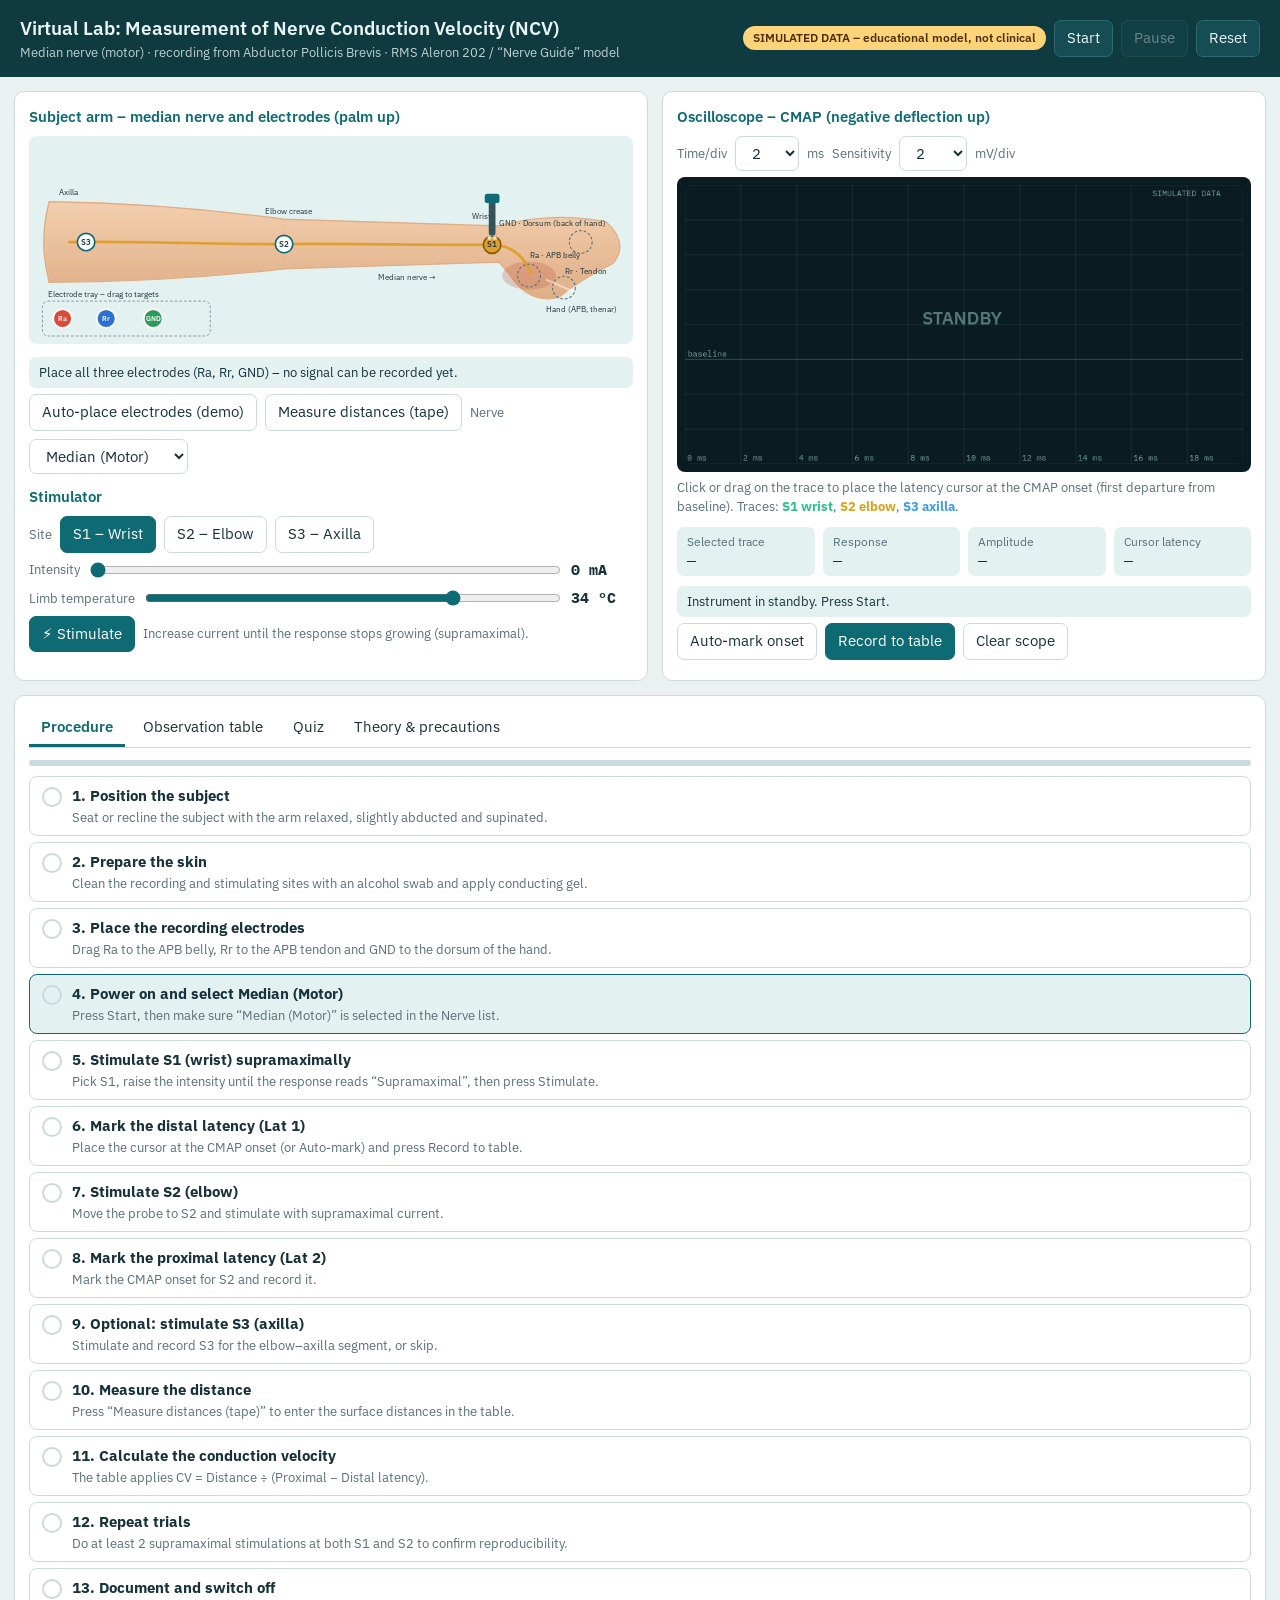
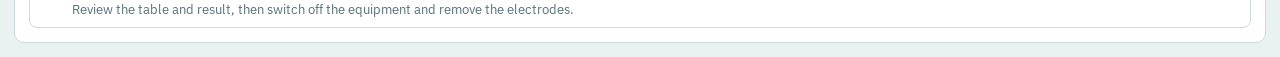
<file: ncv.html>
<!DOCTYPE html>
<html lang="en"><head><meta charset="utf-8">
<meta name="viewport" content="width=device-width, initial-scale=1, viewport-fit=cover">
<title>NCV Virtual Lab – Median Motor Nerve Conduction</title>
<link href="https://fonts.googleapis.com/css2?family=IBM+Plex+Sans:wght@400;500;600&family=IBM+Plex+Mono:wght@500&display=swap" rel="stylesheet">
<style>
:root{--bg:#eaf1f1;--panel:#fff;--ink:#17323a;--mut:#58707a;--line:#cbdadc;--acc:#0f6b73;--acc2:#e3f1f1;--bad:#b8392a;--ok:#1b8a55;--warn:#a86a00;--skin:#f3cfae;--skin2:#dfae86;--scope:#0a1c21;box-sizing:border-box;padding-top:env(safe-area-inset-top,0px);padding-bottom:env(safe-area-inset-bottom,0px)}
@media (prefers-color-scheme:dark){:root:not([data-theme="light"]){--bg:#0d1a1d;--panel:#14262a;--ink:#e2eeee;--mut:#93aab0;--line:#27414a;--acc:#4fc3cc;--acc2:#183a40;--bad:#ff7a66;--ok:#4fd18b;--warn:#f0b34a;--skin:#c99772;--skin2:#a8744f}}
:root[data-theme="dark"]{--bg:#0d1a1d;--panel:#14262a;--ink:#e2eeee;--mut:#93aab0;--line:#27414a;--acc:#4fc3cc;--acc2:#183a40;--bad:#ff7a66;--ok:#4fd18b;--warn:#f0b34a;--skin:#c99772;--skin2:#a8744f}
html{scroll-padding-top:env(safe-area-inset-top,0px)}
*{box-sizing:border-box}body{margin:0;background:var(--bg);color:var(--ink);font:15px/1.5 "IBM Plex Sans",system-ui,sans-serif}
header{background:#0f3a40;color:#eaf6f6;padding:14px 20px;display:flex;flex-wrap:wrap;gap:12px;align-items:center;justify-content:space-between}
h1{font-size:19px;margin:0;font-weight:600}header p{margin:0;font-size:13px;opacity:.8}
.sim{background:#ffd37a;color:#4a3000;font-weight:600;font-size:12px;padding:3px 10px;border-radius:20px}
.wrap{max-width:1280px;margin:0 auto;padding:14px;display:grid;grid-template-columns:minmax(0,1.05fr) minmax(0,1fr);gap:14px}
@media(max-width:900px){.wrap{grid-template-columns:minmax(0,1fr)}}
.card{background:var(--panel);border:1px solid var(--line);border-radius:10px;padding:14px;min-width:0}
.card h2{font-size:15px;margin:0 0 8px;font-weight:600;color:var(--acc)}
.full{grid-column:1/-1}
button,select{font:inherit;color:var(--ink);background:var(--panel);border:1px solid var(--line);border-radius:7px;padding:6px 12px;cursor:pointer}
button:hover:not(:disabled){border-color:var(--acc)}button:disabled{opacity:.45;cursor:not-allowed}
button:focus-visible,select:focus-visible,input:focus-visible,svg .drag:focus-visible{outline:2px solid var(--acc);outline-offset:2px}
button.pri{background:var(--acc);color:#fff;border-color:var(--acc)}
:root[data-theme="dark"] button.pri{color:#06262a}
.hb button{background:#164c53;color:#eaf6f6;border-color:#2d6a72}.hb button:disabled{opacity:.4}
.row{display:flex;flex-wrap:wrap;gap:8px;align-items:center;margin:6px 0}
.row label{font-size:13px;color:var(--mut)}
input[type=range]{accent-color:var(--acc);flex:1;min-width:120px}
#arm{width:100%;height:auto;background:var(--acc2);border-radius:8px;touch-action:none}
#arm text{font:12px "IBM Plex Sans",sans-serif;fill:var(--ink)}
.site{cursor:pointer}.site circle{fill:var(--panel);stroke:var(--acc);stroke-width:2.5}.site.on circle{fill:#e0a030;stroke:#8a5a00}
.tg{fill:none;stroke:var(--mut);stroke-dasharray:4 3;stroke-width:1.6}.tg.ok{stroke:var(--ok);stroke-dasharray:0}
.drag{cursor:grab}
#thenar{fill:rgba(190,90,70,.28);transform-box:fill-box;transform-origin:center}
.tw{animation:tw .5s ease-out}@keyframes tw{40%{transform:scale(var(--s,1.2))}}
#ring{opacity:0;fill:none;stroke:#e0a030;stroke-width:3}.fl{animation:fl .6s ease-out}@keyframes fl{from{opacity:1;r:8}to{opacity:0;r:34}}
#scopeBox{background:var(--scope);border-radius:8px;padding:8px}
canvas{width:100%;height:auto;display:block;border-radius:5px;cursor:crosshair;touch-action:none}
.rd{display:grid;grid-template-columns:repeat(auto-fit,minmax(130px,1fr));gap:8px;margin:10px 0}
.rd div{background:var(--acc2);border-radius:7px;padding:6px 10px;font-size:12px;color:var(--mut)}
.rd b{display:block;font:500 15px "IBM Plex Mono",monospace;color:var(--ink)}
.msg{font-size:13px;padding:6px 10px;border-radius:7px;background:var(--acc2);margin:6px 0}
.msg.bad{color:var(--bad)}.msg.ok{color:var(--ok)}
.tabs{display:flex;flex-wrap:wrap;gap:6px;border-bottom:1px solid var(--line);margin-bottom:12px}
.tabs button{border:0;border-bottom:3px solid transparent;border-radius:0;background:none}.tabs button.on{border-color:var(--acc);color:var(--acc);font-weight:600}
.pane{display:none}.pane.on{display:block}
ol.steps{list-style:none;margin:0;padding:0;display:grid;gap:6px}
ol.steps li{border:1px solid var(--line);border-radius:8px;padding:8px 12px;display:flex;gap:10px;align-items:flex-start}
ol.steps li.done{opacity:.6}ol.steps li.cur{border-color:var(--acc);background:var(--acc2);animation:pl 1.6s ease-in-out infinite}
@keyframes pl{50%{box-shadow:0 0 0 3px rgba(15,107,115,.2)}}
.ck{width:20px;height:20px;border-radius:50%;border:2px solid var(--line);flex:none;margin-top:2px;display:grid;place-items:center;font-size:12px}
.done .ck{background:var(--ok);border-color:var(--ok);color:#fff}
.bar{height:6px;background:var(--line);border-radius:5px;margin:6px 0 10px}.bar i{display:block;height:100%;background:var(--ok);border-radius:5px;transition:width .4s}
.sm{font-size:13px;color:var(--mut)}
table{border-collapse:collapse;width:100%;font-size:14px}th,td{border:1px solid var(--line);padding:6px 8px;text-align:left}th{background:var(--acc2)}
td input{width:90px;font:500 14px "IBM Plex Mono",monospace;background:var(--panel);color:var(--ink);border:1px solid var(--line);border-radius:5px;padding:4px 6px}
.tw2{overflow-x:auto}
.opt{display:block;width:100%;text-align:left;margin:6px 0}.opt.c{border-color:var(--ok);background:rgba(27,138,85,.14)}.opt.w{border-color:var(--bad);background:rgba(184,57,42,.12)}
.toast{position:fixed;left:50%;bottom:calc(18px + env(safe-area-inset-bottom,0px));transform:translateX(-50%);background:#0f3a40;color:#fff;padding:8px 16px;border-radius:20px;font-size:13px;opacity:0;transition:opacity .3s;pointer-events:none;z-index:9}.toast.on{opacity:1}
code{font-family:"IBM Plex Mono",monospace}
@media(prefers-reduced-motion:reduce){*{animation:none!important;transition:none!important}}
</style></head>
<body>
<header><div><h1>Virtual Lab: Measurement of Nerve Conduction Velocity (NCV)</h1><p>Median nerve (motor) · recording from Abductor Pollicis Brevis · RMS Aleron 202 / “Nerve Guide” model</p></div>
<div class="row hb"><span class="sim">SIMULATED DATA – educational model, not clinical</span>
<button id="bStart" class="pri">Start</button><button id="bPause" disabled>Pause</button><button id="bReset">Reset</button></div></header>

<div class="wrap">
<section class="card"><h2>Subject arm – median nerve and electrodes (palm up)</h2>
<svg id="arm" viewBox="0 0 900 310" role="img" aria-label="Arm with median nerve, stimulation sites and electrode targets">
<defs><linearGradient id="sk" x1="0" y1="0" x2="0" y2="1"><stop offset="0" stop-color="var(--skin)"/><stop offset="1" stop-color="var(--skin2)"/></linearGradient></defs>
<path d="M30,98 Q200,100 380,124 L700,134 Q780,112 860,128 Q895,160 870,190 Q820,215 790,240 Q745,252 715,205 L700,188 L380,198 Q200,218 30,218 Q14,158 30,98Z" fill="url(#sk)" stroke="var(--skin2)" stroke-width="2"/>
<ellipse id="thenar" cx="745" cy="208" rx="40" ry="21"/>
<path d="M770,214 L812,232" stroke="#fff" stroke-opacity=".5" stroke-width="3"/>
<line x1="380" y1="125" x2="380" y2="198" stroke="var(--skin2)" stroke-dasharray="3 3"/><line x1="696" y1="134" x2="696" y2="188" stroke="var(--skin2)" stroke-dasharray="3 3"/>
<path id="nerve" d="M60,158 C180,156 280,162 380,161 C480,160 600,163 690,162 C725,163 740,185 748,205" fill="none" stroke="#e0a030" stroke-width="4" stroke-linecap="round"/>
<circle id="pulse" r="8" fill="#fff" stroke="#e0a030" stroke-width="3" cx="-20" cy="-20"/>
<text x="45" y="88">Axilla</text><text x="352" y="116">Elbow crease</text><text x="660" y="124">Wrist</text><text x="770" y="262">Hand (APB, thenar)</text><text x="520" y="215" fill="var(--mut)">Median nerve →</text>
<g id="tgs"></g><g id="sites"></g>
<g id="probe" style="transform:translate(690px,162px);transition:transform .5s"><rect x="-5" y="-66" width="10" height="52" rx="4" fill="#35525a"/><rect x="-11" y="-76" width="22" height="14" rx="4" fill="#0f6b73"/><circle cx="-4" cy="-10" r="3" fill="#ddd"/><circle cx="4" cy="-10" r="3" fill="#ddd"/><circle id="ring" r="8"/></g>
<rect x="20" y="246" width="250" height="52" rx="8" fill="none" stroke="var(--mut)" stroke-dasharray="4 3"/><text x="28" y="240">Electrode tray – drag to targets</text>
<g id="els"></g></svg>
<div id="elmsg" class="msg">Place all three electrodes.</div>
<div class="row"><button id="bAuto">Auto-place electrodes (demo)</button><button id="bTape">Measure distances (tape)</button>
<label>Nerve</label><select id="nerveSel"><option value="median">Median (Motor)</option><option value="ulnar">Ulnar (Motor)</option><option value="peroneal">Peroneal (Motor)</option></select></div>

<h2 style="margin-top:12px">Stimulator</h2>
<div class="row"><label>Site</label><span id="siteBtns" class="row" style="margin:0"></span></div>
<div class="row"><label for="inten">Intensity</label><input id="inten" type="range" min="0" max="60" step="1" value="0"><b id="intV" style="font-family:'IBM Plex Mono',monospace;min-width:62px">0 mA</b></div>
<div class="row"><label for="temp">Limb temperature</label><input id="temp" type="range" min="28" max="36" step="0.5" value="34"><b id="tempV" style="font-family:'IBM Plex Mono',monospace;min-width:62px">34 °C</b></div>
<div class="row"><button id="bStim" class="pri">⚡ Stimulate</button><span class="sm">Increase current until the response stops growing (supramaximal).</span></div>
</section>

<section class="card"><h2>Oscilloscope – CMAP (negative deflection up)</h2>
<div class="row"><label for="tdiv">Time/div</label><select id="tdiv"><option>1</option><option selected>2</option><option>5</option><option>10</option></select><span class="sm">ms</span>
<label for="sens">Sensitivity</label><select id="sens"><option>0.5</option><option>1</option><option selected>2</option><option>5</option><option>10</option></select><span class="sm">mV/div</span></div>
<div id="scopeBox"><canvas id="cv" width="800" height="400" aria-label="Simulated CMAP waveform display"></canvas></div>
<p class="sm" style="margin:6px 0">Click or drag on the trace to place the latency cursor at the CMAP onset (first departure from baseline). Traces: <b style="color:#2fbf86">S1 wrist</b>, <b style="color:#d9a21c">S2 elbow</b>, <b style="color:#3b9ee0">S3 axilla</b>.</p>
<div class="rd"><div>Selected trace<b id="rSite">—</b></div><div>Response<b id="rFrac">—</b></div><div>Amplitude<b id="rAmp">—</b></div><div>Cursor latency<b id="rLat">—</b></div></div>
<div id="rMsg" class="msg">Instrument in standby. Press Start.</div>
<div class="row"><button id="bAutoMark">Auto-mark onset</button><button id="bRec" class="pri">Record to table</button><button id="bClr">Clear scope</button></div>
</section>

<section class="card full">
<div class="tabs" role="tablist"><button class="on" data-t="p">Procedure</button><button data-t="o">Observation table</button><button data-t="q">Quiz</button><button data-t="th">Theory &amp; precautions</button></div>
<div id="p" class="pane on"><div class="bar"><i id="pbar" style="width:0"></i></div><ol class="steps" id="steps"></ol></div>
<div id="o" class="pane"><div class="row"><label>Side</label><select id="side"><option>Right</option><option>Left</option></select><span class="sm">Nerve: Median (Motor) · Muscle: Abductor Pollicis Brevis · values are editable</span></div>
<div class="tw2"><table><thead><tr><th>Stimulation site</th><th>Latency (ms)</th><th>Amplitude (mV)</th><th>Distance (mm)</th><th>Segment</th><th>CV (m/s)</th></tr></thead><tbody id="tb"></tbody></table></div>
<p id="calc" class="msg"></p><p id="res" class="msg"></p><div class="row"><button id="bKey">Show / hide simulated subject answer key</button></div><p id="key" class="sm"></p></div>
<div id="q" class="pane"><div id="quiz"></div></div>
<div id="th" class="pane"><p><b>Principle.</b> A supramaximal stimulus at two points along the nerve produces a CMAP at the muscle. The latency is the time from stimulus artifact to CMAP onset. Distal latency includes neuromuscular junction and terminal delay; subtracting it from the proximal latency isolates conduction over the segment between the sites.</p>
<p><code>CV (m/s) = Distance (mm) ÷ [Proximal latency (ms) − Distal latency (ms)]</code> · Normal median motor NCV ≈ 50–70 m/s.</p>
<p><b>Electrodes.</b> Ra on the APB belly, Rr on the APB tendon (distal), GND on the dorsum of the hand. <b>Sites.</b> S1 wrist (between palmaris longus and FCR tendons, ~1 cm proximal to the crease), S2 elbow crease (medial to biceps tendon and brachial artery), S3 axilla.</p>
<ul><li>Use supramaximal stimulation at every site.</li><li>Keep the limb warm – a cold limb falsely slows conduction (try the temperature slider).</li><li>Fix electrodes firmly; swapped or misplaced electrodes change the waveform here.</li><li>Keep the limb still to avoid artifacts.</li><li>Measure distance along the surface path of the nerve.</li></ul>
<p class="sm">All waveforms and values in this lab are generated by a simplified mathematical model with randomised subject parameters. They are for teaching only.</p></div>
</section></div>
<div id="toast" class="toast" role="status" aria-live="polite"></div>

<script>
const $=s=>document.querySelector(s),NS='http://www.w3.org/2000/svg';
const SITES={S1:{x:690,y:162,n:'Wrist',i:0,I50:12,col:'#2fbf86'},S2:{x:380,y:161,n:'Elbow',i:1,I50:16,col:'#d9a21c'},S3:{x:85,y:158,n:'Axilla',i:2,I50:22,col:'#3b9ee0'}};
const TG={belly:{x:745,y:208,n:'APB belly',e:'Ra'},tend:{x:797,y:226,n:'Tendon',e:'Rr'},dors:{x:822,y:158,n:'Dorsum',e:'GND'}};
const EL={Ra:{c:'#d94b3a',h:[50,272]},Rr:{c:'#2f6fd0',h:[115,272]},GND:{c:'#2e9a5a',h:[185,272]}};
let S,st,T,sweepsClean;
function newSubject(){S={DL:3.3+Math.random()*.6,CV:54+Math.random()*8,dWE:Math.round(230+Math.random()*40),dEA:Math.round(200+Math.random()*40),A0:7.5+Math.random()*2.5}}
function initState(){st={running:false,paused:false,site:'S1',I:0,temp:34,placed:{Ra:null,Rr:null,GND:null},sw:{},cur:null,sel:null,man:{},trials:{S1:0,S2:0,S3:0},nerve:'median',pulse:null,live:0};
T={S1:{lat:'',amp:'',dist:''},S2:{lat:'',amp:'',dist:''},S3:{lat:'',amp:'',dist:''}}}
function toast(m){const t=$('#toast');t.textContent=m;t.classList.add('on');clearTimeout(toast.h);toast.h=setTimeout(()=>t.classList.remove('on'),2600)}

/* ---------- SVG build ---------- */
const arm=$('#arm');
for(const k in TG){const g=TG[k],c=document.createElementNS(NS,'circle');c.setAttribute('cx',g.x);c.setAttribute('cy',g.y);c.setAttribute('r',17);c.setAttribute('class','tg');c.id='tg-'+k;$('#tgs').append(c);
 const t=document.createElementNS(NS,'text');t.setAttribute('x',g.x-(k==='dors'?12:-2));t.setAttribute('y',g.y-(k==='belly'?26:21));t.textContent=g.e+' · '+(k==='dors'?'Dorsum (back of hand)':g.n);if(k==='dors')t.setAttribute('x',700);if(k==='dors')t.setAttribute('y',g.y-24);$('#tgs').append(t)}
for(const k in SITES){const s=SITES[k],g=document.createElementNS(NS,'g');g.setAttribute('class','site');g.setAttribute('tabindex','0');g.setAttribute('role','button');g.setAttribute('aria-label','Stimulation site '+k+' '+s.n);g.id='st-'+k;
 g.innerHTML=`<circle cx="${s.x}" cy="${s.y}" r="13"/><text x="${s.x}" y="${s.y+4}" text-anchor="middle" style="font-weight:600;fill:var(--ink)">${k}</text>`;
 g.onclick=()=>pickSite(k);g.onkeydown=e=>{if(e.key==='Enter'||e.key===' ')pickSite(k)};$('#sites').append(g);
 const b=document.createElement('button');b.textContent=k+' – '+s.n;b.id='sb-'+k;b.onclick=()=>pickSite(k);$('#siteBtns').append(b)}
for(const k in EL){const g=document.createElementNS(NS,'g');g.setAttribute('class','drag');g.setAttribute('tabindex','0');g.id='el-'+k;
 g.innerHTML=`<circle r="14" fill="${EL[k].c}" stroke="#fff" stroke-width="2.5"/><text text-anchor="middle" y="4" style="fill:#fff;font-weight:600;font-size:11px">${k}</text>`;$('#els').append(g);drag(g,k)}
function setEl(k,x,y){$('#el-'+k).setAttribute('transform',`translate(${x},${y})`)}
function drag(g,k){let on=false;
 const pt=e=>{const p=arm.createSVGPoint();p.x=e.clientX;p.y=e.clientY;return p.matrixTransform(arm.getScreenCTM().inverse())};
 g.addEventListener('pointerdown',e=>{on=true;g.setPointerCapture(e.pointerId);st.placed[k]=null;e.preventDefault()});
 g.addEventListener('pointermove',e=>{if(on){const p=pt(e);setEl(k,p.x,p.y)}});
 g.addEventListener('pointerup',e=>{if(!on)return;on=false;const p=pt(e);let best=null,bd=30;
  for(const t in TG){const d=Math.hypot(p.x-TG[t].x,p.y-TG[t].y);if(d<bd){bd=d;best=t}}
  if(best&&Object.values(st.placed).includes(best))best=null;
  if(best){st.placed[k]=best;setEl(k,TG[best].x,TG[best].y)}else setEl(k,...EL[k].h);refresh()})}
function homeAll(){for(const k in EL)setEl(k,...EL[k].h)}
function elec(){const p=st.placed;if(!p.Ra||!p.Rr||!p.GND)return{ok:false,msg:'Place all three electrodes (Ra, Rr, GND) – no signal can be recorded yet.'};
 let f=1,inv=false,nz=1,msg='Electrodes placed correctly.';
 if(p.Ra==='tend'&&p.Rr==='belly'){inv=true;msg='Ra and Rr are swapped – the CMAP starts with a positive (downward) deflection.'}
 else if(p.Ra!=='belly'){f=.25;msg='Active electrode is not over the APB belly – CMAP is much smaller.'}
 else if(p.Rr!=='tend'){f=.7;msg='Reference is not over the APB tendon – amplitude reduced.'}
 if(p.GND!=='dors'){nz=5;msg+=' Ground is misplaced – high 50 Hz noise.'}
 return{ok:true,f,inv,nz,msg,correct:p.Ra==='belly'&&p.Rr==='tend'&&p.GND==='dors'}}

/* ---------- nerve / stimulator ---------- */
const np=$('#nerve'),NL=np.getTotalLength();
function lenAt(s){let b=0,bd=1e9;for(let l=0;l<=NL;l+=3){const p=np.getPointAtLength(l),d=(p.x-s.x)**2+(p.y-s.y)**2;if(d<bd){bd=d;b=l}}return b}
function pickSite(k){st.site=k;const s=SITES[k];$('#probe').style.transform=`translate(${s.x}px,${s.y}px)`;
 for(const j in SITES){$('#st-'+j).classList.toggle('on',j===k);$('#sb-'+j).classList.toggle('pri',j===k)}if(st.sw[k])st.sel=k;refresh()}
function cmap(w,t){const x=t-w.L;if(x<=0)return 0;let y=(x/w.a)*Math.exp(1-x/w.a);const x2=x-.6;if(x2>0)y-=.35*((x2/w.b)*Math.exp(1-x2/w.b));return y*w.sc}
function genNoise(nz){const n=new Float32Array(6000);let p=0,ph=Math.random()*6.28;for(let i=0;i<6000;i++){p=.6*p+.4*(Math.random()-.5);n[i]=p*.07*nz+(nz>1?.1*Math.sin(2*Math.PI*i/1000+ph):0)}return n}
function stimulate(){
 if(!st.running||st.paused){toast(st.running?'Simulation is paused – press Resume.':'Press Start to power the acquisition box.');return}
 if(st.nerve!=='median'){$('#rMsg').className='msg bad';$('#rMsg').textContent='Protocol not loaded: select Median (Motor) in the Nerve Guide list.';toast('Select Median (Motor).');return}
 const k=st.site,s=SITES[k],e=elec(),I=st.I;
 const frac=I<=0?0:1/(1+Math.exp(-(I-s.I50)/(s.I50*.18)));
 const CV=S.CV*(1+.02*(st.temp-34)),DL=S.DL*(1-.045*(st.temp-34)),dist=[0,S.dWE,S.dWE+S.dEA][s.i];
 const L=DL+dist/CV+.35*(1-frac)+(Math.random()-.5)*.06;
 let A=e.ok?S.A0*[1,.96,.9][s.i]*frac*e.f*(1+(Math.random()-.5)*.05):0;
 const w={k,I,L,A,frac,a:1.5+.25*s.i,b:4+.5*s.i,sc:1,inv:e.inv,nz:e.ok?e.nz:1,noise:genNoise(e.ok?e.nz:1),art:Math.min(4,I*.08),prog:0,ok:e.ok&&frac>=.97};
 let pk=0;for(let t=L;t<L+15;t+=.02)pk=Math.max(pk,cmap(w,t));w.sc=pk?A/pk*(e.inv?-1:1):0;w.id=k;
 st.sw[k]=w;st.sel=k;st.cur=null;if(w.ok)st.trials[k]++;
 const r=$('#ring');r.classList.remove('fl');void r.getBoundingClientRect();r.classList.add('fl');
 st.pulse={l0:lenAt(s),t:0,dur:300+(NL-lenAt(s))/NL*1300,amp:A};
 $('#bStim').animate([{transform:'scale(.94)'},{transform:'scale(1)'}],{duration:180});
 refresh()}
function measAmp(w){let m=-9;for(let t=w.L;t<w.L+15;t+=.05)m=Math.max(m,(w.inv?-1:1)*(cmap(w,t)+w.noise[Math.floor(t*50)]));return Math.abs(m)}
function sig(w,t){let v=cmap(w,t)+w.noise[Math.min(5999,Math.floor(t*50))];if(t<1.2)v+=w.art*(t<.15?1:-.6)*Math.exp(-t/.3);return v}

/* ---------- scope ---------- */
const cv=$('#cv'),g=cv.getContext('2d');
function css(v){return getComputedStyle(document.documentElement).getPropertyValue(v)}
function draw(){const W=cv.width,H=cv.height,td=+$('#tdiv').value,sv=+$('#sens').value,pxMs=W/(10*td),pxMv=(H/8)/sv,y0=H*5/8;
 g.fillStyle='#0a1c21';g.fillRect(0,0,W,H);g.strokeStyle='rgba(120,190,190,.16)';g.lineWidth=1;
 for(let i=0;i<=10;i++){g.beginPath();g.moveTo(i*W/10,0);g.lineTo(i*W/10,H);g.stroke()}
 for(let j=0;j<=8;j++){g.beginPath();g.moveTo(0,j*H/8);g.lineTo(W,j*H/8);g.stroke()}
 g.strokeStyle='rgba(120,190,190,.4)';g.beginPath();g.moveTo(0,y0);g.lineTo(W,y0);g.stroke();
 g.fillStyle='rgba(160,210,210,.7)';g.font='12px IBM Plex Mono,monospace';
 for(let i=0;i<10;i++)g.fillText((i*td)+' ms',i*W/10+3,H-5);
 g.fillText('baseline',4,y0-4);g.fillText('SIMULATED DATA',W-130,16);g.textAlign='left';
 if(!st.running){g.font='600 26px IBM Plex Sans,sans-serif';g.fillStyle='rgba(160,210,210,.5)';g.fillText('STANDBY',W/2-60,H/2)}
 else{const ks=Object.keys(st.sw);
  if(!ks.length){const e=elec(),nz=e.ok?e.nz:1;g.strokeStyle='rgba(160,230,220,.6)';g.beginPath();
   for(let x=0;x<W;x++){const i=(Math.floor(x*2)+st.live)%6000,ph=2*Math.PI*i/1000;const v=(((i*9301+49297)%233280)/233280-.5)*.07*nz*2+(nz>1?.1*Math.sin(ph):0);const y=y0-v*pxMv;x?g.lineTo(x,y):g.moveTo(x,y)}g.stroke()}
  for(const k of ks){const w=st.sw[k];g.strokeStyle=SITES[k].col;g.lineWidth=k===st.sel?2.4:1.4;g.globalAlpha=k===st.sel?1:.7;g.beginPath();
   const mx=Math.floor(W*w.prog);for(let x=0;x<=mx;x++){const y=Math.max(0,Math.min(H,y0-sig(w,x/pxMs)*pxMv));x?g.lineTo(x,y):g.moveTo(x,y)}g.stroke();g.globalAlpha=1;g.lineWidth=1}}
 if(st.cur!=null){const x=st.cur*pxMs;g.strokeStyle='#fff';g.setLineDash([5,4]);g.beginPath();g.moveTo(x,0);g.lineTo(x,H);g.stroke();g.setLineDash([]);g.fillStyle='#fff';g.fillText(st.cur.toFixed(2)+' ms',Math.min(x+5,W-70),30)}}
function cursorAt(e){if(!st.sel)return;const r=cv.getBoundingClientRect(),td=+$('#tdiv').value;let t=(e.clientX-r.left)/r.width*10*td;st.cur=Math.max(0,t);refresh()}
let cd=false;cv.addEventListener('pointerdown',e=>{cd=true;cv.setPointerCapture(e.pointerId);cursorAt(e)});cv.addEventListener('pointermove',e=>{if(cd)cursorAt(e)});cv.addEventListener('pointerup',()=>cd=false);

/* ---------- loop ---------- */
let last=performance.now();const pulse=$('#pulse');
function loop(now){const dt=Math.min(60,now-last);last=now;
 if(st.running&&!st.paused){st.live+=7;for(const k in st.sw){const w=st.sw[k];if(w.prog<1)w.prog=Math.min(1,w.prog+dt/1400)}
  const p=st.pulse;if(p){p.t+=dt;const f=Math.min(1,p.t/p.dur),pt=np.getPointAtLength(p.l0+(NL-p.l0)*f);pulse.setAttribute('cx',pt.x);pulse.setAttribute('cy',pt.y);
   if(f>=1){pulse.setAttribute('cx',-20);st.pulse=null;if(p.amp>0.05){const th=$('#thenar');th.style.setProperty('--s',1+Math.min(.4,p.amp/25));th.classList.remove('tw');void th.getBoundingClientRect();th.classList.add('tw')}}}}
 draw();requestAnimationFrame(loop)}

/* ---------- table & calc ---------- */
const rows=[['S1','S1 – Wrist','—'],['S2','S2 – Elbow','Wrist–Elbow'],['S3','S3 – Axilla (optional)','Elbow–Axilla']];
$('#tb').innerHTML=rows.map(r=>`<tr><td>${r[1]}</td><td><input data-s="${r[0]}" data-f="lat" inputmode="decimal" aria-label="${r[1]} latency"></td><td><input data-s="${r[0]}" data-f="amp" inputmode="decimal" aria-label="${r[1]} amplitude"></td><td>${r[0]==='S1'?'—':`<input data-s="${r[0]}" data-f="dist" inputmode="decimal" aria-label="${r[1]} distance">`}</td><td>${r[2]}</td><td id="cv-${r[0]}">—</td></tr>`).join('');
document.querySelectorAll('td input').forEach(i=>i.oninput=()=>{T[i.dataset.s][i.dataset.f]=i.value;refresh()});
function syncInputs(){document.querySelectorAll('td input').forEach(i=>{if(document.activeElement!==i)i.value=T[i.dataset.s][i.dataset.f]})}
function cvOf(s){const a=s==='S2'?'S1':'S2',d=parseFloat(T[s].dist),l=parseFloat(T[s].lat)-parseFloat(T[a].lat);return(d>0&&l>0)?{cv:d/l,d,l,a}:null}
function sup(k){return st.sw[k]&&st.sw[k].ok}

/* ---------- steps ---------- */
const steps=[
['Position the subject','Seat or recline the subject with the arm relaxed, slightly abducted and supinated.',()=>st.man[0],1],
['Prepare the skin','Clean the recording and stimulating sites with an alcohol swab and apply conducting gel.',()=>st.man[1],1],
['Place the recording electrodes','Drag Ra to the APB belly, Rr to the APB tendon and GND to the dorsum of the hand.',()=>elec().correct],
['Power on and select Median (Motor)','Press Start, then make sure “Median (Motor)” is selected in the Nerve list.',()=>st.running&&st.nerve==='median'],
['Stimulate S1 (wrist) supramaximally','Pick S1, raise the intensity until the response reads “Supramaximal”, then press Stimulate.',()=>sup('S1')],
['Mark the distal latency (Lat 1)','Place the cursor at the CMAP onset (or Auto-mark) and press Record to table.',()=>T.S1.lat!==''],
['Stimulate S2 (elbow)','Move the probe to S2 and stimulate with supramaximal current.',()=>sup('S2')],
['Mark the proximal latency (Lat 2)','Mark the CMAP onset for S2 and record it.',()=>T.S2.lat!==''],
['Optional: stimulate S3 (axilla)','Stimulate and record S3 for the elbow–axilla segment, or skip.',()=>st.man[8]||T.S3.lat!=='',1],
['Measure the distance','Press “Measure distances (tape)” to enter the surface distances in the table.',()=>T.S2.dist!==''],
['Calculate the conduction velocity','The table applies CV = Distance ÷ (Proximal − Distal latency).',()=>!!cvOf('S2')],
['Repeat trials','Do at least 2 supramaximal stimulations at both S1 and S2 to confirm reproducibility.',()=>st.trials.S1>=2&&st.trials.S2>=2],
['Document and switch off','Review the table and result, then switch off the equipment and remove the electrodes.',()=>st.man[12],1]];
function renderSteps(){let cur=-1;const done=steps.map((s,i)=>s[2]());cur=done.indexOf(false);
 $('#steps').innerHTML=steps.map((s,i)=>`<li class="${done[i]?'done':i===cur?'cur':''}"><span class="ck">${done[i]?'✓':''}</span><div><b>${i+1}. ${s[0]}</b><div class="sm">${s[1]}</div>${s[3]&&!done[i]&&i===cur?`<button data-m="${i}" style="margin-top:6px">${i===8?'Skip / mark done':'Mark done'}</button>`:''}</div></li>`).join('');
 document.querySelectorAll('[data-m]').forEach(b=>b.onclick=()=>{st.man[b.dataset.m]=true;if(+b.dataset.m===12){st.paused=true;toast('Equipment switched off (simulation paused).')}refresh()});
 $('#pbar').style.width=(done.filter(Boolean).length/steps.length*100)+'%'}

/* ---------- refresh ---------- */
function refresh(){const w=st.sel&&st.sw[st.sel],e=elec();
 $('#elmsg').textContent=e.msg;$('#elmsg').className='msg '+(e.correct?'ok':'');
 for(const k in TG)$('#tg-'+k).classList.toggle('ok',Object.values(st.placed).includes(k)&&TG[k].e===Object.keys(st.placed).find(x=>st.placed[x]===k));
 $('#intV').textContent=st.I+' mA';$('#tempV').textContent=st.temp+' °C';
 $('#bStart').disabled=st.running;$('#bPause').disabled=!st.running;$('#bPause').textContent=st.paused?'Resume':'Pause';
 $('#rSite').textContent=w?w.k+' – '+SITES[w.k].n:'—';
 $('#rFrac').textContent=w?Math.round(w.frac*100)+'%':'—';
 $('#rAmp').textContent=w?(w.A>0?measAmp(w).toFixed(2)+' mV':'0 mV'):'—';
 $('#rLat').textContent=st.cur!=null?st.cur.toFixed(2)+' ms':'—';
 let m='',c='msg';
 if(!st.running){m='Instrument in standby. Press Start.'}
 else if(!w){m='Ready. Select a site, set the intensity and press Stimulate.'}
 else if(!e.ok&&w.A===0){m='No CMAP recorded – only the stimulus artifact. Check the electrodes.';c+=' bad'}
 else{m=w.frac>=.97?'Supramaximal response – the amplitude has plateaued.':'Submaximal response ('+Math.round(w.frac*100)+'%). Increase the intensity.';c+=w.frac>=.97?' ok':' bad';
  if(w.I>50)m+=' Subject reports discomfort (simulated).';
  if(st.cur!=null){const err=Math.abs(st.cur-w.L);m+=err<=.25?' Cursor is on the onset (±0.25 ms) ✓.':' Cursor is '+(st.cur>w.L?'after':'before')+' the true onset – re-adjust.'}}
 $('#rMsg').textContent=m;$('#rMsg').className=c;
 for(const s of['S2','S3']){const r=cvOf(s);$('#cv-'+s).textContent=r?r.cv.toFixed(1):'—'}
 const r=cvOf('S2');$('#calc').textContent=r?`CV = ${r.d} mm ÷ [${T.S2.lat} − ${T.S1.lat}] ms = ${r.cv.toFixed(1)} m/s`:'CV = Distance (mm) ÷ [Latency at Elbow (ms) − Latency at Wrist (ms)] = _______ m/s';
 $('#res').textContent=r?`The Motor Nerve Conduction Velocity of the median nerve over the wrist–elbow segment was found to be ${r.cv.toFixed(1)} m/s, which lies ${r.cv>=50&&r.cv<=70?'within':'outside'} the normal reference range (≈ 50–70 m/s).`:'Result: the MNCV (wrist–elbow) will appear here once latencies and distance are entered.';
 syncInputs();renderSteps()}
function showKey(){const k=$('#key');if(k.textContent){k.textContent='';return}const cvt=S.CV*(1+.02*(st.temp-34));k.textContent=`Simulated subject (hidden truth): distal latency ≈ ${(S.DL*(1-.045*(st.temp-34))).toFixed(2)} ms, true wrist–elbow CV ≈ ${cvt.toFixed(1)} m/s at ${st.temp} °C, wrist–elbow ${S.dWE} mm, elbow–axilla ${S.dEA} mm, maximal CMAP ≈ ${S.A0.toFixed(1)} mV.`}

/* ---------- controls ---------- */
$('#bStart').onclick=()=>{st.running=true;st.paused=false;toast('Acquisition box on. Nerve Guide ready.');refresh()};
$('#bPause').onclick=()=>{st.paused=!st.paused;refresh()};
function resetAll(){newSubject();initState();homeAll();$('#inten').value=0;$('#temp').value=34;$('#nerveSel').value='median';pickSite('S1');$('#key').textContent='';refresh()}
$('#bReset').onclick=()=>{resetAll();toast('Lab reset with a new simulated subject.')};
$('#bStim').onclick=stimulate;
$('#inten').oninput=e=>{st.I=+e.target.value;refresh()};
$('#temp').oninput=e=>{st.temp=+e.target.value;refresh()};
$('#nerveSel').onchange=e=>{st.nerve=e.target.value;refresh()};
$('#tdiv').onchange=$('#sens').onchange=draw;
$('#bAuto').onclick=()=>{for(const k in TG){st.placed[TG[k].e]=k;setEl(TG[k].e,TG[k].x,TG[k].y)}refresh()};
$('#bTape').onclick=()=>{T.S2.dist=String(S.dWE+Math.round((Math.random()-.5)*3));T.S3.dist=String(S.dEA+Math.round((Math.random()-.5)*3));toast('Surface distances measured (simulated).');refresh()};
$('#bClr').onclick=()=>{st.sw={};st.sel=null;st.cur=null;st.pulse=null;refresh()};
$('#bAutoMark').onclick=()=>{const w=st.sw[st.sel];if(!w||w.A<=0)return toast('Stimulate first to get a CMAP.');st.cur=w.L+(Math.random()-.5)*.1;refresh()};
$('#bRec').onclick=()=>{const w=st.sw[st.sel];if(!w||w.A<=0)return toast('No CMAP to record.');if(st.cur==null)return toast('Place the latency cursor on the onset first.');
 T[w.k].lat=st.cur.toFixed(2);T[w.k].amp=measAmp(w).toFixed(2);toast('Recorded '+w.k+' to the observation table.');refresh()};
$('#bKey').onclick=showKey;
document.querySelectorAll('.tabs button').forEach(b=>b.onclick=()=>{document.querySelectorAll('.tabs button,.pane').forEach(x=>x.classList.remove('on'));b.classList.add('on');$('#'+b.dataset.t).classList.add('on')});

/* ---------- quiz ---------- */
const QZ=[
{q:'What does the latency in a motor nerve conduction study represent?',o:['Time from the stimulus artifact to the onset of the CMAP','Time from CMAP onset to its peak','Duration of the whole CMAP','Time between two consecutive stimuli'],a:0,e:'Latency is measured from the stimulus artifact to the CMAP onset, in milliseconds.'},
{q:'Why must supramaximal stimulation be used at every site?',o:['To make the subject twitch more','To activate all motor axons so latency and amplitude are not underestimated','To reduce the stimulus artifact','To cool the limb'],a:1,e:'A submaximal stimulus recruits only some fibres, giving a smaller CMAP and an unreliable onset.'},
{q:'Wrist latency is 3.5 ms, elbow latency is 7.7 ms and the distance is 240 mm. What is the CV?',o:['34 m/s','57 m/s','69 m/s','114 m/s'],a:1,e:'CV = 240 mm ÷ (7.7 − 3.5) ms = 240 ÷ 4.2 ≈ 57 m/s.'},
{q:'Why is the distal latency alone not used to calculate velocity?',o:['It is always zero','It includes neuromuscular junction and terminal nerve delay','It is measured in seconds','It is affected only by the ground electrode'],a:1,e:'Subtracting the distal latency removes the fixed junction and terminal delay, leaving the conduction time of the segment.'},
{q:'What is the effect of a cold limb on conduction velocity?',o:['It falsely speeds it up','No effect','It falsely slows it down','It reverses the CMAP'],a:2,e:'Cooling slows conduction, so limbs must be kept warm. Try the temperature slider.'},
{q:'Where is the active (Ra) electrode placed for median motor NCS?',o:['Dorsum of the hand','Over the APB tendon','Over the belly of the Abductor Pollicis Brevis','At the elbow crease'],a:2,e:'Ra sits on the APB belly (motor point); Rr is distal on the tendon; GND is on the dorsum of the hand.'},
{q:'What is the normal median motor NCV in this manual?',o:['5–10 m/s','20–30 m/s','50–70 m/s','120–150 m/s'],a:2,e:'Normal median motor NCV is approximately 50–70 m/s, varying with age and temperature.'},
{q:'How should the distance between stimulation sites be measured?',o:['In a straight line through the tissue','Along the surface path of the nerve','Between the electrodes only','It is not needed'],a:1,e:'Distance follows the surface path of the nerve; errors here translate directly into CV errors.'}];
let qi=0,qs=0,qa=false;
function renderQ(){const el=$('#quiz');if(qi>=QZ.length){el.innerHTML=`<h2>Score: ${qs} / ${QZ.length}</h2><p>${qs>=6?'Excellent understanding of the experiment.':'Review the Theory tab and try again.'}</p><button id="qr" class="pri">Retry quiz</button>`;$('#qr').onclick=()=>{qi=0;qs=0;renderQ()};return}
 const q=QZ[qi];qa=false;el.innerHTML=`<p class="sm">Question ${qi+1} of ${QZ.length}</p><p><b>${q.q}</b></p>${q.o.map((o,i)=>`<button class="opt" data-i="${i}">${o}</button>`).join('')}<div id="qf"></div>`;
 el.querySelectorAll('.opt').forEach(b=>b.onclick=()=>{if(qa)return;qa=true;const i=+b.dataset.i;if(i===q.a)qs++;
  el.querySelectorAll('.opt').forEach((x,j)=>{if(j===q.a)x.classList.add('c');else if(j===i)x.classList.add('w')});
  $('#qf').innerHTML=`<p class="msg ${i===q.a?'ok':'bad'}"><b>${i===q.a?'Correct.':'Not quite.'}</b> ${q.e}</p><button id="qn" class="pri">${qi+1<QZ.length?'Next question':'See score'}</button>`;$('#qn').onclick=()=>{qi++;renderQ()}})}

newSubject();initState();homeAll();pickSite('S1');renderQ();refresh();requestAnimationFrame(loop);
</script></body></html>
</file>
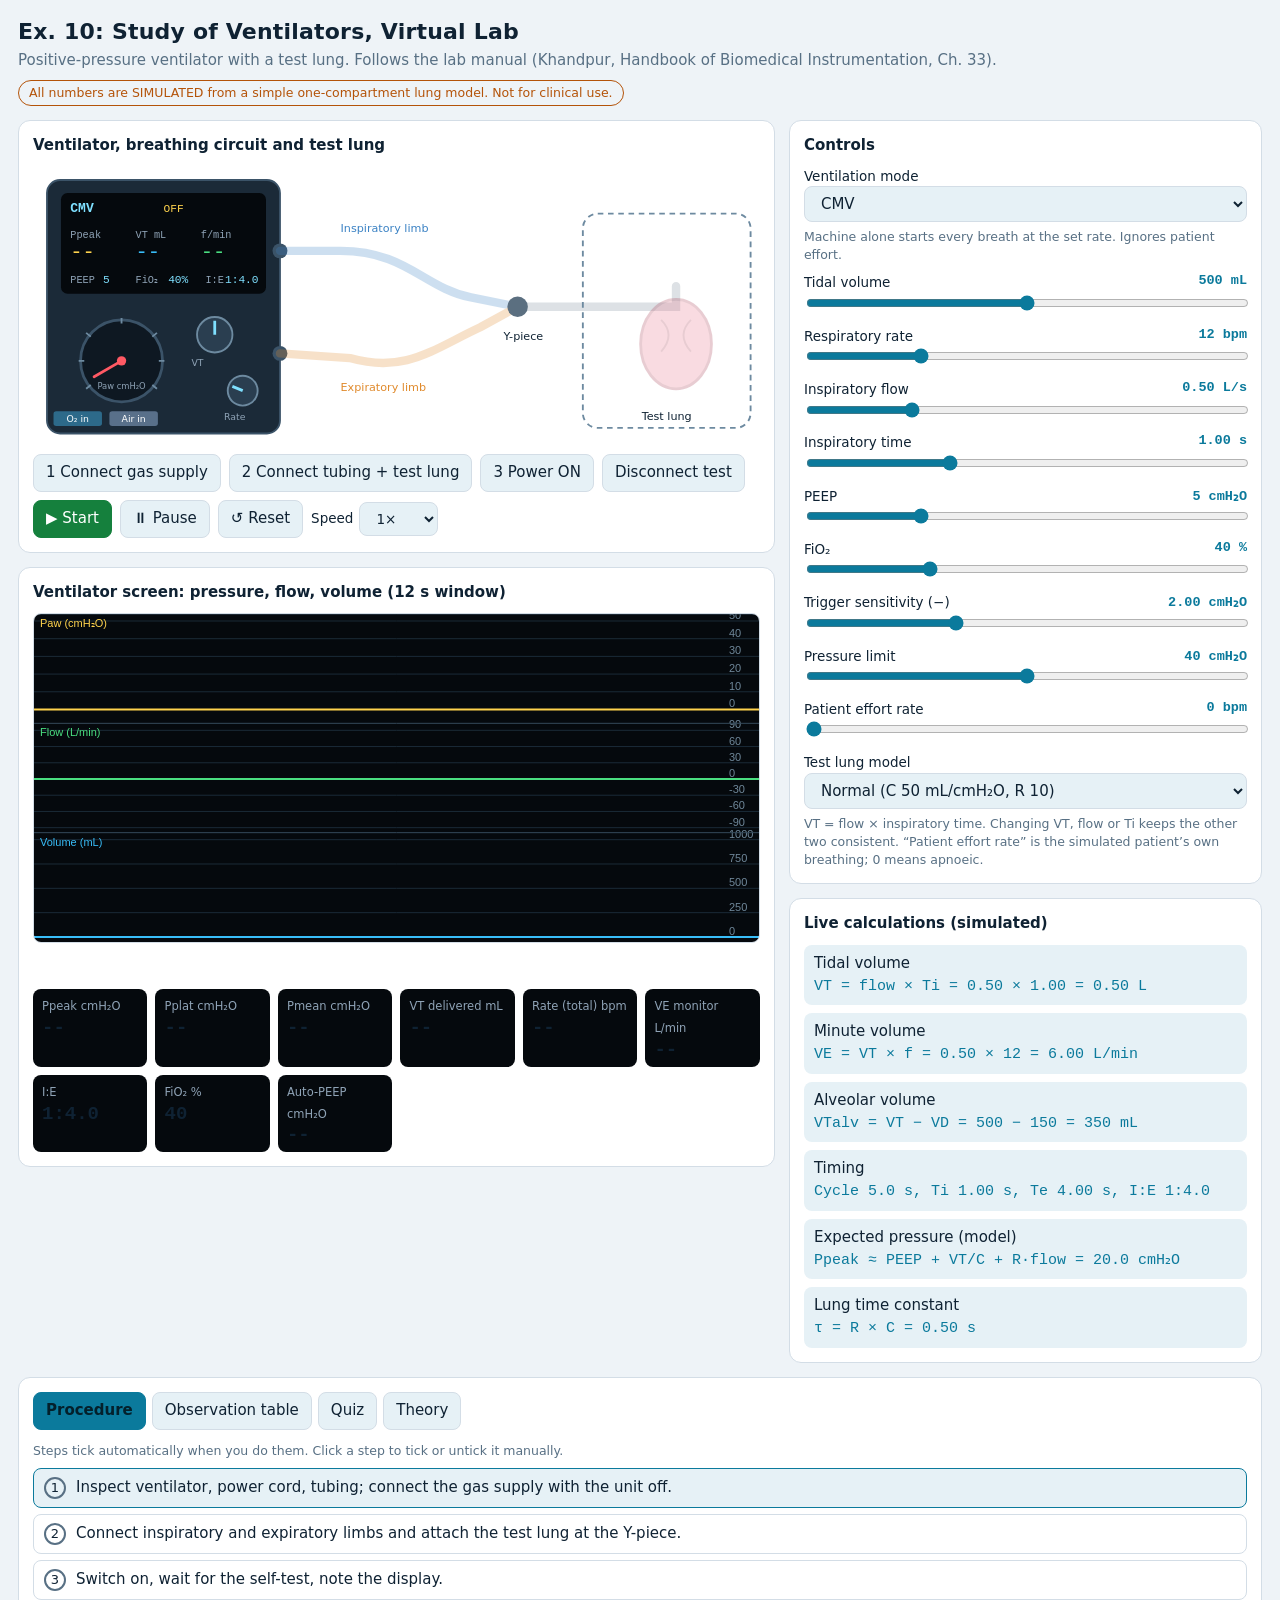
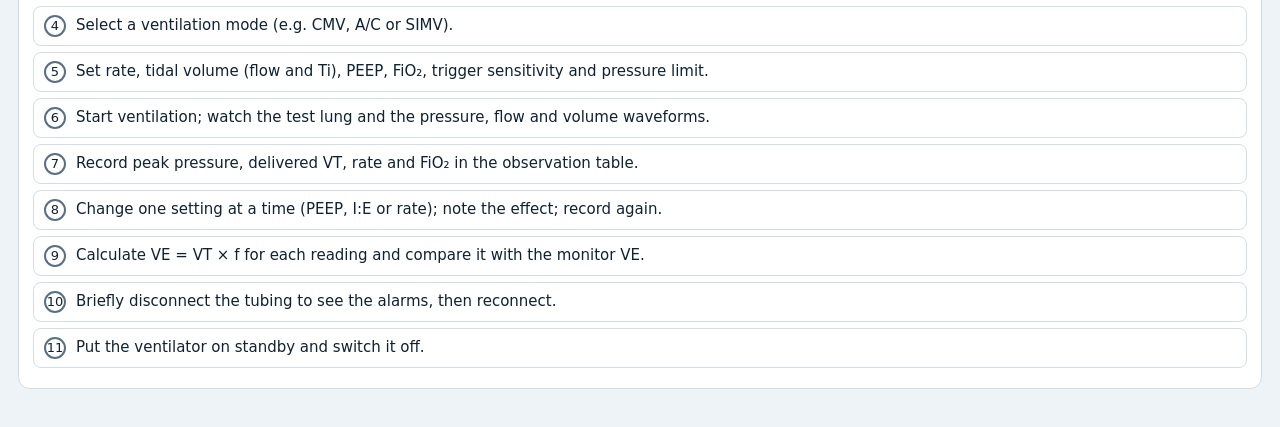
<file: ventilator.html>
<!DOCTYPE html>
<html lang="en"><head><meta charset="utf-8">
<meta name="viewport" content="width=device-width, initial-scale=1, viewport-fit=cover">
<title>Ex. 10 Study of Ventilators: Virtual Lab</title>
<style>
:root{--bg:#eef3f7;--card:#fff;--ink:#0f2233;--mut:#587084;--line:#d3dde6;--acc:#0b7a9c;--ok:#15803d;--bad:#d62839;--warn:#b45309;--soft:#e6f1f6;
box-sizing:border-box;padding-top:env(safe-area-inset-top,0px);padding-bottom:env(safe-area-inset-bottom,0px)}
@media(prefers-color-scheme:dark){:root:not([data-theme="light"]){color-scheme:dark;--bg:#0a1118;--card:#111b25;--ink:#e5eef6;--mut:#8ea4b8;--line:#22333f;--acc:#3cc4ee;--ok:#4ade80;--bad:#ff6b78;--warn:#fbbf24;--soft:#16273a}}
:root[data-theme="dark"]{color-scheme:dark;--bg:#0a1118;--card:#111b25;--ink:#e5eef6;--mut:#8ea4b8;--line:#22333f;--acc:#3cc4ee;--ok:#4ade80;--bad:#ff6b78;--warn:#fbbf24;--soft:#16273a}
*{box-sizing:border-box}html{scroll-padding-top:env(safe-area-inset-top,0px)}
body{margin:0;background:var(--bg);color:var(--ink);font:15px/1.45 "Segoe UI",system-ui,-apple-system,Roboto,sans-serif}
header{padding:16px 18px 6px;max-width:1280px;margin:auto}
h1{font-size:22px;margin:0 0 2px;letter-spacing:.2px}h2{font-size:15px;margin:0 0 10px}
.sub{color:var(--mut);margin:0}
.sim{display:inline-block;margin-top:8px;padding:3px 10px;border:1px solid var(--warn);color:var(--warn);border-radius:99px;font-size:12.5px}
main{max-width:1280px;margin:auto;padding:8px 18px 30px}
.grid{display:grid;grid-template-columns:minmax(0,1.6fr) minmax(290px,1fr);gap:14px;margin-bottom:14px}
@media(max-width:920px){.grid{grid-template-columns:1fr}}
.card{background:var(--card);border:1px solid var(--line);border-radius:12px;padding:14px;margin-bottom:14px;min-width:0}
.grid .card{margin-bottom:0}.col{display:flex;flex-direction:column;gap:14px;min-width:0}
button,select{font:inherit;color:var(--ink);background:var(--soft);border:1px solid var(--line);border-radius:8px;padding:7px 12px;cursor:pointer}
button:hover{border-color:var(--acc)}button:focus-visible,input:focus-visible,select:focus-visible{outline:2px solid var(--acc);outline-offset:2px}
button.on{background:var(--acc);color:#04202b;border-color:var(--acc);font-weight:600}
button.go{background:var(--ok);color:#fff;border-color:var(--ok)}button.go:hover{filter:brightness(1.1)}
.row{display:flex;flex-wrap:wrap;gap:8px;align-items:center}
svg.scene{width:100%;height:auto;display:block}
.sv{font-family:"Consolas","Courier New",monospace}
canvas{width:100%;height:330px;display:block;border-radius:8px;border:1px solid var(--line)}
.mon{display:grid;grid-template-columns:repeat(auto-fit,minmax(104px,1fr));gap:8px;margin-top:10px}
.mon div{background:#05090d;border-radius:8px;padding:6px 9px}.mon b{display:block;font:600 19px "Consolas","Courier New",monospace}.mon span{font-size:11.5px;color:#8fa3b6}
.alarms{display:flex;flex-wrap:wrap;gap:6px;min-height:28px;margin-top:8px}
.al{padding:2px 10px;border-radius:99px;font-size:12.5px;font-weight:600;background:var(--bad);color:#fff;animation:bl .9s infinite}.al.w{background:var(--warn);animation:none}
@keyframes bl{50%{opacity:.45}}@media(prefers-reduced-motion:reduce){.al{animation:none}}
label{display:flex;justify-content:space-between;font-size:13.5px;margin-top:9px}label output{font:600 13.5px "Consolas",monospace;color:var(--acc)}
input[type=range]{width:100%;accent-color:var(--acc)}
.note{font-size:12.5px;color:var(--mut);margin:6px 0 0}
.tabs{display:flex;gap:6px;flex-wrap:wrap;margin-bottom:12px}.tab{display:none}.tab.show{display:block}
ol.steps{margin:0;padding:0;list-style:none}ol.steps li{display:flex;gap:10px;padding:8px 10px;border:1px solid var(--line);border-radius:8px;margin-bottom:6px;cursor:pointer}
ol.steps li.done{opacity:.65;border-color:var(--ok)}ol.steps li.cur{background:var(--soft);border-color:var(--acc)}
.chk{width:22px;height:22px;border-radius:50%;border:2px solid var(--mut);flex:none;display:grid;place-items:center;font-size:13px}.done .chk{background:var(--ok);border-color:var(--ok);color:#fff}
table{border-collapse:collapse;width:100%;font-size:13.5px}th,td{border:1px solid var(--line);padding:5px 7px;text-align:center}th{background:var(--soft)}
.sc{overflow-x:auto}
.q{border:1px solid var(--line);border-radius:10px;padding:10px 12px;margin-bottom:10px}.q p{margin:0 0 6px;font-weight:600}
.q button{display:block;width:100%;text-align:left;margin-top:5px}.q button.right{border-color:var(--ok);background:var(--ok);color:#fff}.q button.wrong{border-color:var(--bad);background:var(--bad);color:#fff}
.fb{font-size:13.5px;margin-top:6px;color:var(--mut)}
.calc{display:grid;grid-template-columns:repeat(auto-fit,minmax(230px,1fr));gap:8px}.calc div{background:var(--soft);border-radius:8px;padding:8px 10px}.calc code{font-family:"Consolas",monospace;color:var(--acc)}
#toast{position:fixed;left:50%;bottom:calc(18px + env(safe-area-inset-bottom,0px));transform:translateX(-50%);background:#0f2233;color:#fff;padding:9px 16px;border-radius:99px;opacity:0;transition:opacity .25s;pointer-events:none;z-index:9;max-width:92vw;text-align:center}
#toast.s{opacity:1}
.tube{fill:none;stroke-linecap:round;stroke-width:9}.fl{fill:none;stroke:#fff;stroke-width:3;stroke-dasharray:3 14;stroke-linecap:round}
</style></head><body>
<header><h1>Ex. 10: Study of Ventilators, Virtual Lab</h1>
<p class="sub">Positive-pressure ventilator with a test lung. Follows the lab manual (Khandpur, Handbook of Biomedical Instrumentation, Ch. 33).</p>
<span class="sim">All numbers are SIMULATED from a simple one-compartment lung model. Not for clinical use.</span></header>
<main>
<div class="grid">
<div class="col">
 <section class="card"><h2>Ventilator, breathing circuit and test lung</h2>
 <svg class="scene" viewBox="0 0 780 300" role="img" aria-label="Ventilator connected to a test lung">
 <rect x="15" y="14" width="250" height="272" rx="14" fill="#1b2a38" stroke="#3b5368" stroke-width="2"/>
 <rect x="30" y="28" width="220" height="108" rx="7" fill="#05090d"/>
 <g class="sv" fill="#7fe0ff"><text id="sMode" x="40" y="48" font-size="14" font-weight="700">CMV</text><text id="sStat" x="140" y="48" font-size="12" fill="#ffd34d">STANDBY</text>
 <text x="40" y="76" font-size="11" fill="#8fa3b6">Ppeak</text><text id="sP" x="40" y="98" font-size="22" fill="#ffd34d">--</text>
 <text x="110" y="76" font-size="11" fill="#8fa3b6">VT mL</text><text id="sV" x="110" y="98" font-size="22" fill="#38bdf8">--</text>
 <text x="180" y="76" font-size="11" fill="#8fa3b6">f/min</text><text id="sF" x="180" y="98" font-size="22" fill="#4ade80">--</text>
 <text x="40" y="124" font-size="11" fill="#8fa3b6">PEEP</text><text id="sPe" x="75" y="124" font-size="12">5</text><text x="110" y="124" font-size="11" fill="#8fa3b6">FiO₂</text><text id="sFi" x="145" y="124" font-size="12">40%</text><text x="185" y="124" font-size="11" fill="#8fa3b6">I:E</text><text id="sIE" x="206" y="124" font-size="12">--</text></g>
 <g transform="translate(95 208)"><circle r="44" fill="#0e1822" stroke="#3b5368" stroke-width="3"/>
 <g stroke="#6d8aa0" stroke-width="2"><path d="M-33 26 L-38 30M-40 0 L-46 0M-33-26 L-38-30M0-40 L0-46M33-26 L38-30M40 0 L46 0M33 26 L38 30"/></g>
 <line id="needle" x1="0" y1="0" x2="0" y2="-34" stroke="#ff5964" stroke-width="3" stroke-linecap="round"/><circle r="5" fill="#ff5964"/>
 <text y="30" text-anchor="middle" font-size="9" fill="#8fa3b6">Paw cmH₂O</text></g>
 <g id="k1" transform="translate(195 180)"><circle r="19" fill="#2a3e50" stroke="#6d8aa0" stroke-width="2"/><line y2="-15" stroke="#7fe0ff" stroke-width="3"/></g>
 <g id="k2" transform="translate(225 240)"><circle r="16" fill="#2a3e50" stroke="#6d8aa0" stroke-width="2"/><line y2="-12" stroke="#7fe0ff" stroke-width="3"/></g>
 <text x="170" y="213" font-size="10" fill="#8fa3b6">VT</text><text x="205" y="271" font-size="10" fill="#8fa3b6">Rate</text>
 <circle id="led" cx="245" cy="40" r="0" fill="#4ade80"/>
 <rect x="22" y="262" width="52" height="16" rx="3" fill="#2d6a8a"/><text x="48" y="274" font-size="10" text-anchor="middle" fill="#fff">O₂ in</text>
 <rect x="82" y="262" width="52" height="16" rx="3" fill="#59708a"/><text x="108" y="274" font-size="10" text-anchor="middle" fill="#fff">Air in</text>
 <circle cx="265" cy="90" r="8" fill="#3b5368"/><circle cx="265" cy="200" r="8" fill="#3b5368"/>
 <g id="circ"><path id="pI" class="tube" stroke="#3b82c4" d="M265 90 H330 C400 90 420 130 470 140 L520 150"/><path id="pE" class="tube" stroke="#e08a2c" d="M520 150 L480 172 C430 195 400 222 340 205 L265 200"/>
 <path id="pC" class="tube" stroke="#7b8b99" d="M520 150 H690 V128"/>
 <path id="fI" class="fl" d="M265 90 H330 C400 90 420 130 470 140 L520 150"/><path id="fE" class="fl" d="M520 150 L480 172 C430 195 400 222 340 205 L265 200"/><path id="fC" class="fl" d="M520 150 H690 V128"/></g>
 <circle cx="520" cy="150" r="11" fill="#5b6f80"/>
 <text x="330" y="70" font-size="12" fill="#3b82c4">Inspiratory limb</text><text x="330" y="240" font-size="12" fill="#e08a2c">Expiratory limb</text><text x="505" y="186" font-size="12" fill="currentColor">Y-piece</text>
 <rect x="590" y="50" width="180" height="230" rx="16" fill="none" stroke="#6d8aa0" stroke-width="2" stroke-dasharray="6 5"/>
 <g id="lung"><g id="lungS" transform="translate(690 190)"><ellipse rx="38" ry="48" fill="#e9758a" stroke="#a63a50" stroke-width="3"/><path d="M-16-26 Q0-10-16 8M16-26 Q0-10 16 8" stroke="#a63a50" fill="none" stroke-width="2"/></g></g>
 <text x="680" y="272" font-size="12" text-anchor="middle" fill="currentColor">Test lung</text>
 <text id="discT" x="600" y="140" font-size="13" font-weight="700" fill="#ff5964" opacity="0">CIRCUIT DISCONNECTED</text>
 </svg>
 <div class="row" style="margin-top:8px">
  <button id="bGas">1 Connect gas supply</button><button id="bTub">2 Connect tubing + test lung</button><button id="bPow">3 Power ON</button><button id="bDis">Disconnect test</button>
 </div>
 <div class="row" style="margin-top:8px">
  <button id="bStart" class="go">▶ Start</button><button id="bPause">⏸ Pause</button><button id="bReset">↺ Reset</button>
  <label style="margin:0;gap:6px;align-items:center">Speed <select id="spd"><option value=".5">0.5×</option><option value="1" selected>1×</option><option value="2">2×</option><option value="4">4×</option></select></label>
 </div>
 </section>
 <section class="card"><h2>Ventilator screen: pressure, flow, volume (12 s window)</h2>
 <canvas id="cv" aria-label="Real-time pressure, flow and volume waveforms"></canvas>
 <div class="alarms" id="alarms"></div>
 <div class="mon" id="mon"></div></section>
</div>
<div class="col"><section class="card"><h2>Controls</h2>
 <label>Ventilation mode</label><select id="mode" style="width:100%"><option>CMV</option><option>Assist</option><option>Assist/Control</option><option>IMV</option><option>SIMV</option></select>
 <p class="note" id="mdesc"></p><div id="ctl"></div>
 <label>Test lung model</label><select id="lung2" style="width:100%"><option value="50,10">Normal (C 50 mL/cmH₂O, R 10)</option><option value="25,10">Stiff lung (C 25, R 10)</option><option value="60,25">Obstructed (C 60, R 25)</option></select>
 <p class="note">VT = flow × inspiratory time. Changing VT, flow or Ti keeps the other two consistent. “Patient effort rate” is the simulated patient’s own breathing; 0 means apnoeic.</p></section>
 <section class="card"><h2>Live calculations (simulated)</h2><div class="calc" id="calc"></div></section>
</div></div>

<section class="card"><div class="tabs" id="tabs"><button data-t="t1" class="on">Procedure</button><button data-t="t2">Observation table</button><button data-t="t3">Quiz</button><button data-t="t4">Theory</button></div>
<div class="tab show" id="t1"><p class="note" style="margin:0 0 8px">Steps tick automatically when you do them. Click a step to tick or untick it manually.</p><ol class="steps" id="steps"></ol></div>
<div class="tab" id="t2"><div class="row" style="margin-bottom:8px"><button id="bRec" class="go">Record current reading</button><button id="bDel">Delete last</button><button id="bClr">Clear table</button></div>
<div class="sc"><table><thead><tr><th>S.No</th><th>Mode</th><th>f (bpm)</th><th>VT set (mL)</th><th>I:E</th><th>PEEP</th><th>FiO₂ %</th><th>Peak P</th><th>VT del. (mL)</th><th>VE = VT×f (L/min)</th><th>VE monitor</th></tr></thead><tbody id="tb"></tbody></table></div>
<p class="note">Calculated VE uses delivered VT × set rate. Monitor VE is averaged over recent breaths. They differ when spontaneous breaths or air trapping occur. Values are simulated.</p></div>
<div class="tab" id="t3"><div id="quiz"></div><p id="qs" style="font-weight:700"></p><button id="qr">Restart quiz</button></div>
<div class="tab" id="t4"><div class="sc"><table><thead><tr><th>Mode</th><th>Breath started by</th><th>Key feature</th><th>Typical use</th></tr></thead><tbody>
<tr><td>CMV</td><td>Machine</td><td>Preset VT and rate, ignores patient</td><td>Patient cannot breathe</td></tr>
<tr><td>Assist</td><td>Patient</td><td>Triggered by effort</td><td>Weak but present effort</td></tr>
<tr><td>Assist/Control</td><td>Patient or timer</td><td>Timer backs up the trigger</td><td>Critical care</td></tr>
<tr><td>IMV</td><td>Machine</td><td>Fixed-interval mandatory, spontaneous in gaps</td><td>Partial support</td></tr>
<tr><td>SIMV</td><td>Machine, synchronized</td><td>Mandatory breath timed to effort in last part of cycle</td><td>Weaning</td></tr></tbody></table></div>
<p class="note">Manual specifications (reference): tidal volume 0.010 to 4.8 L; FiO₂ 21 to 91 %; pressure relief 0 to 100 cmH₂O; sigh 150 % of VT; supply 3.5 bar (2 to 6 bar); ambient-air valve opens below −10 cmH₂O; high-pressure valve above 110 cmH₂O; high-frequency ventilation 5 to 20 Hz. This simulator uses narrower ranges for teaching.</p>
<p class="note">Model: inspiration with constant flow gives Paw = PEEP + V/C + R × flow. Expiration is passive: V decays with time constant R × C. Dead space assumed 150 mL. If expiration is too short, volume stays in the lung (air trapping / auto-PEEP).</p></div>
</section></main><div id="toast"></div>
<script>
const $=id=>document.getElementById(id),clamp=(x,a,b)=>Math.min(b,Math.max(a,x));
const CFG=[["vt","Tidal volume","mL",200,800,10,500],["rate","Respiratory rate","bpm",6,30,1,12],["flow","Inspiratory flow","L/s",0.2,1.5,0.05,0.5],["ti","Inspiratory time","s",0.3,2.5,0.05,1],["peep","PEEP","cmH₂O",0,20,1,5],["fio2","FiO₂","%",21,91,1,40],["sens","Trigger sensitivity (−)","cmH₂O",0.5,5,0.5,2],["plim","Pressure limit","cmH₂O",20,60,1,40],["eff","Patient effort rate","bpm",0,30,1,0]];
const MD={"CMV":"Machine alone starts every breath at the set rate. Ignores patient effort.","Assist":"Each patient effort (stronger than the trigger sensitivity) starts a breath. No effort means no breath.","Assist/Control":"Patient effort triggers a breath. If none arrives, the timer delivers one at the set rate.","IMV":"Mandatory breaths at fixed intervals. Patient breathes spontaneously in between, unsynchronized.","SIMV":"Mandatory breath is timed to patient effort in the last part of the interval. Spontaneous breaths in between."};
const P={mode:"CMV"},L={c:50,r:10},VD=150,DT=.02,N=600,EFFORT=3;
const STEPS=["Inspect ventilator, power cord, tubing; connect the gas supply with the unit off.","Connect inspiratory and expiratory limbs and attach the test lung at the Y-piece.","Switch on, wait for the self-test, note the display.","Select a ventilation mode (e.g. CMV, A/C or SIMV).","Set rate, tidal volume (flow and Ti), PEEP, FiO₂, trigger sensitivity and pressure limit.","Start ventilation; watch the test lung and the pressure, flow and volume waveforms.","Record peak pressure, delivered VT, rate and FiO₂ in the observation table.","Change one setting at a time (PEEP, I:E or rate); note the effect; record again.","Calculate VE = VT × f for each reading and compare it with the monitor VE.","Briefly disconnect the tubing to see the alarms, then reconnect.","Put the ventilator on standby and switch it off."];
let S,B,done=[],gas=0,tub=0,pow=0,ready=0,speed=1,acc=0,last=0,rows=[],tick=0;
function toast(m){const t=$("toast");t.textContent=m;t.className="s";clearTimeout(toast.h);toast.h=setTimeout(()=>t.className="",2400)}
function dn(n){if(!done[n]){done[n]=1;steps()}}
function steps(){$("steps").innerHTML=STEPS.map((s,i)=>`<li data-i="${i}" class="${done[i+1]?"done":i+1==cur()?"cur":""}"><span class="chk">${done[i+1]?"✓":i+1}</span><span>${s}</span></li>`).join("")}
function cur(){for(let i=1;i<=11;i++)if(!done[i])return i;return 0}
function resetSim(){S={t:0,phase:"exp",phaseT:1,kind:"mand",vol:0,flow:0,paw:0,lastMand:0,nextE:1,run:0,log:[],vtDel:0,peak:0,plat:0,bpk:0,v0:0,hp:-99,missed:-99,lastB:0,apeep:0,disc:S?S.disc:0,started:0};B={p:new Float32Array(N),f:new Float32Array(N),v:new Float32Array(N),i:0}}
function defaults(){CFG.forEach(c=>P[c[0]]=c[6]);P.mode="CMV";$("mode").value="CMV";$("lung2").value="50,10";L.c=50;L.r=10;syncUI()}
function syncUI(){CFG.forEach(c=>{$("r_"+c[0]).value=P[c[0]];$("o_"+c[0]).textContent=(+P[c[0]]).toFixed(c[5]<1?2:0)+" "+c[2]});$("mdesc").textContent=MD[P.mode]}
function link(k){if(k=="vt"||k=="flow"){let t=P.vt/1000/P.flow;if(t>2.5||t<.3){t=clamp(t,.3,2.5);P.vt=clamp(Math.round(P.flow*t*100)*10,200,800)}P.ti=Math.round(P.vt/1000/P.flow*20)/20}
 else if(k=="ti"){P.flow=clamp(Math.round(P.vt/1000/P.ti*20)/20,.2,1.5);P.vt=clamp(Math.round(P.flow*P.ti*100)*10,200,800)}}
$("ctl").innerHTML=CFG.map(c=>`<label for="r_${c[0]}">${c[1]}<output id="o_${c[0]}"></output></label><input type="range" id="r_${c[0]}" min="${c[3]}" max="${c[4]}" step="${c[5]}">`).join("");
CFG.forEach(c=>$("r_"+c[0]).addEventListener("input",e=>{P[c[0]]=+e.target.value;link(c[0]);syncUI();if(ready)dn(5)}));
$("mode").onchange=e=>{P.mode=e.target.value;$("mdesc").textContent=MD[P.mode];S.lastMand=S.t-60/P.rate;if(ready)dn(4)};
$("lung2").onchange=e=>{const v=e.target.value.split(",");L.c=+v[0];L.r=+v[1]};
$("bGas").onclick=()=>{if(pow)return toast("Switch the unit off before changing the gas connection.");gas=!gas;if(gas)dn(1);ui()};
$("bTub").onclick=()=>{tub=!tub;if(tub)dn(2);else{S.disc=0;S.vol=0}ui()};
$("bPow").onclick=()=>{if(!pow){if(!gas||!tub)return toast("Connect the gas supply and the tubing with the test lung first.");pow=1;ready=0;ui();setTimeout(()=>{if(pow){ready=1;dn(3);ui();toast("Self-test passed. Default settings loaded.")}},2200)}else{pow=0;ready=0;S.run=0;if(done[6])dn(11);ui()}};
$("bDis").onclick=()=>{if(!tub)return toast("Connect the tubing first.");S.disc=!S.disc;if(S.disc){dn(10);S.vol=0}ui()};
$("bStart").onclick=()=>{if(!ready)return toast("Complete steps 1 to 3 first: gas, tubing, power on and self-test.");if(!S.started){S.started=1;S.lastMand=S.t-60/P.rate;S.nextE=S.t+1.5}S.run=1;dn(6);ui()};
$("bPause").onclick=()=>{S.run=0;ui()};
$("bReset").onclick=()=>{done=[];gas=tub=pow=ready=0;rows=[];S=null;resetSim();defaults();$("spd").value=1;speed=1;table();steps();ui();toast("Lab reset.")};
$("spd").onchange=e=>speed=+e.target.value;
function ui(){$("bGas").classList.toggle("on",!!gas);$("bGas").textContent=gas?"1 Gas supply connected":"1 Connect gas supply";$("bTub").classList.toggle("on",!!tub);$("bTub").textContent=tub?"2 Tubing + lung connected":"2 Connect tubing + test lung";$("bPow").classList.toggle("on",!!pow);$("bPow").textContent=pow?"3 Power ON (click to switch off)":"3 Power ON";$("bDis").classList.toggle("on",!!S.disc);$("bDis").textContent=S.disc?"Reconnect tubing":"Disconnect test";$("bPause").classList.toggle("on",pow&&ready&&!S.run&&S.started);$("bStart").classList.toggle("on",!!S.run)}
function startB(k){S.phase="insp";S.kind=k;S.phaseT=0;S.v0=S.vol;S.bpk=0;S.lastB=S.t;S.apeep=S.vol*1000/L.c;if(k=="mand")S.lastMand=S.t}
function endI(){const v=S.vol-S.v0;S.log.push({t:S.t,v:v*1000});if(S.kind=="mand"){S.vtDel=v*1000;S.peak=S.bpk;S.phase="pause";S.phaseT=0}else{S.phase="exp";S.phaseT=0}}
function step(){const dt=DT,C=L.c/1000,R=L.r,per=60/P.rate,tiE=Math.min(P.ti,.8*per);S.t+=dt;S.phaseT+=dt;
 let eff=false;if(P.eff>0&&S.t>=S.nextE){eff=true;S.nextE=S.t+60/P.eff*(.85+Math.random()*.3)}
 if(S.phase=="exp"){const idle=S.phaseT>.4,trig=eff&&idle&&P.sens<=EFFORT,sm=S.t-S.lastMand,m=P.mode;let s=null;
  if(eff&&idle&&!trig&&m!="CMV"&&m!="IMV")S.missed=S.t;
  if(m=="CMV"){if(sm>=per)s="mand"}else if(m=="Assist"){if(trig)s="mand"}
  else if(m=="Assist/Control"){if(trig||sm>=per)s="mand"}
  else if(m=="IMV"){if(sm>=per)s="mand";else if(eff&&idle)s="spont"}
  else{if(sm>=per)s="mand";else if(eff&&idle)s=(sm>=.75*per&&trig)?"mand":"spont"}
  if(s)startB(s)}
 let ph=S.phase;
 if(ph=="insp"){if(S.kind=="mand"){S.flow=P.flow;if(S.disc)S.paw=.3+Math.random()*.4;else{S.vol+=S.flow*dt;S.paw=P.peep+S.vol/C+R*S.flow}
   S.bpk=Math.max(S.bpk,S.paw);if(S.paw>P.plim&&!S.disc){S.hp=S.t;S.paw=P.plim;endI()}else if(S.phaseT>=tiE)endI()}
  else{const x=Math.PI*S.phaseT/1.3;S.flow=.423*Math.sin(x);if(S.disc)S.paw=.3;else{S.vol+=S.flow*dt;S.paw=P.peep-2.5*Math.sin(x)}if(S.phaseT>=1.3)endI()}}
 else if(ph=="pause"){S.flow=0;S.paw=S.disc?.3:P.peep+S.vol/C;S.plat=S.paw;if(S.phaseT>=.1){S.phase="exp";S.phaseT=0}}
 else{const tau=R*C;S.flow=-S.vol/tau;S.vol*=Math.exp(-dt/tau);S.paw=S.disc?.3:P.peep+1.2*-S.flow}
 const i=B.i;B.p[i]=S.paw;B.f[i]=S.flow*60;B.v[i]=S.vol*1000;B.i=(i+1)%N;
 if(S.log.length&&S.log[0].t<S.t-60)S.log.shift()}
const cv=$("cv");
function draw(){const w=cv.clientWidth,h=cv.clientHeight,d=devicePixelRatio||1;if(cv.width!=Math.round(w*d)){cv.width=Math.round(w*d);cv.height=Math.round(h*d)}
 const g=cv.getContext("2d");g.setTransform(d,0,0,d,0,0);g.fillStyle="#05090d";g.fillRect(0,0,w,h);const ph=h/3;
 [["Paw (cmH₂O)",B.p,-5,50,"#ffd34d",10],["Flow (L/min)",B.f,-90,90,"#4ade80",30],["Volume (mL)",B.v,0,1000,"#38bdf8",250]].forEach((t,k)=>{const y0=k*ph,pl=(v)=>y0+ph-5-(v-t[2])/(t[3]-t[2])*(ph-12);
  g.strokeStyle="#1a2a37";g.lineWidth=1;g.fillStyle="#6f8799";g.font="11px sans-serif";
  for(let v=Math.ceil(t[2]/t[5])*t[5];v<=t[3];v+=t[5]){g.beginPath();g.moveTo(0,pl(v));g.lineTo(w,pl(v));g.stroke();g.fillText(v,w-30,pl(v)-2)}
  g.strokeStyle="#34495a";g.beginPath();g.moveTo(0,y0);g.lineTo(w,y0);g.stroke();g.fillStyle=t[4];g.fillText(t[0],6,y0+13);
  g.strokeStyle=t[4];g.lineWidth=2;g.beginPath();for(let j=0;j<N;j++){const v=t[1][(B.i+j)%N],x=j/(N-1)*w,y=pl(v);j?g.lineTo(x,y):g.moveTo(x,y)}g.stroke()})}
const MONS=[["Ppeak","cmH₂O","pk"],["Pplat","cmH₂O","pl"],["Pmean","cmH₂O","pm"],["VT delivered","mL","vt"],["Rate (total)","bpm","rr"],["VE monitor","L/min","ve"],["I:E","","ie"],["FiO₂","%","fi"],["Auto-PEEP","cmH₂O","ap"]];
$("mon").innerHTML=MONS.map(m=>`<div><span>${m[0]} ${m[1]}</span><b id="m_${m[2]}">--</b></div>`).join("");
let M={};
function stats(){const w=Math.min(60,S.t),n=S.log.filter(b=>b.t>S.t-w);let pm=0;for(let j=0;j<500;j++)pm+=B.p[(B.i+N-1-j)%N];pm/=500;
 const per=60/P.rate,te=per-P.ti,ready10=S.t>=10&&S.started;
 M={pk:S.peak,pl:S.plat,pm,vt:S.vtDel,rr:ready10?n.length/w*60:null,ve:ready10?n.reduce((a,b)=>a+b.v,0)/w*60/1000:null,ie:"1:"+(Math.max(te,0)/P.ti).toFixed(1),fi:P.fio2,ap:S.vol*1000/L.c,per,te}}
function upd(dtr){stats();const f=(v,d=0)=>v==null||!S.started?"--":v.toFixed(d);
 $("m_pk").textContent=f(M.pk,1);$("m_pl").textContent=f(M.pl,1);$("m_pm").textContent=f(M.pm,1);$("m_vt").textContent=f(M.vt);$("m_rr").textContent=M.rr==null?"--":M.rr.toFixed(1);$("m_ve").textContent=M.ve==null?"--":M.ve.toFixed(2);$("m_ie").textContent=M.ie;$("m_fi").textContent=M.fi;$("m_ap").textContent=f(M.ap,1);
 $("sMode").textContent=P.mode.replace("Assist/Control","A/C");$("sStat").textContent=!pow?"OFF":!ready?"SELF-TEST…":S.run?"VENTILATING":S.started?"PAUSED":"STANDBY";
 $("sP").textContent=S.started?S.peak.toFixed(0):"--";$("sV").textContent=S.started?S.vtDel.toFixed(0):"--";$("sF").textContent=M.rr==null?"--":M.rr.toFixed(0);$("sPe").textContent=P.peep;$("sFi").textContent=P.fio2+"%";$("sIE").textContent=M.ie;
 $("needle").setAttribute("transform","rotate("+clamp(-120+S.paw/60*240,-130,130)+")");
 $("k1").setAttribute("transform","translate(195 180) rotate("+((P.vt-200)/600*270-135)+")");$("k2").setAttribute("transform","translate(225 240) rotate("+((P.rate-6)/24*270-135)+")");
 $("led").setAttribute("r",pow?5:0);$("led").setAttribute("fill",ready?"#4ade80":"#ffd34d");
 $("lungS").setAttribute("transform","translate(690 190) scale("+(1+.5*S.vol/.8)+")");
 const fl=S.flow;tick+=dtr*speed;
 [["fI",Math.max(fl,0)/.6,fl>0],["fC",Math.abs(fl)/.6,1],["fE",Math.max(-fl,0)/.4,fl<0]].forEach(a=>{const e=$(a[0]);e.style.opacity=tub&&S.run?clamp(a[1],0,1)*.9:0;
  if(a[0]=="fE")e.style.strokeDashoffset=-tick*0+(-(S.eo=(S.eo||0)+Math.max(-fl,0)*dtr*speed*110));else if(a[0]=="fI")e.style.strokeDashoffset=-(S.io=(S.io||0)+Math.max(fl,0)*dtr*speed*110);else e.style.strokeDashoffset=-(S.co=(S.co||0)+fl*dtr*speed*110)});
 $("circ").style.opacity=tub?1:.25;$("lung").style.opacity=tub?(S.disc?.4:1):.25;$("discT").setAttribute("opacity",S.disc&&tub?1:0);$("pC").style.opacity=S.disc?.3:1;
 const A=[];const al=(m,w)=>A.push(`<span class="al ${w?"w":""}">${m}</span>`);
 if(S.run||S.started){if(S.disc)al("CIRCUIT DISCONNECT / LOW PRESSURE");if(S.t-S.hp<6)al("HIGH PRESSURE: breath cut off");if(S.started&&S.vtDel<.5*P.vt&&!S.disc&&S.log.length)al("LOW VT");
  if(S.run&&S.t-S.lastB>15)al("APNEA: no breath for 15 s");if(M.ap>1&&S.log.length)al("AUTO-PEEP: air trapping",1);if(M.te<P.ti)al("INVERTED I:E",1);if(P.ti>.8*M.per)al("Ti limited to 80 % of cycle",1);if(S.t-S.missed<4)al("Missed trigger: sensitivity too low",1)}
 $("alarms").innerHTML=A.join("");
 const nxt=cur();$("calc").innerHTML=`<div>Tidal volume<br><code>VT = flow × Ti = ${P.flow.toFixed(2)} × ${P.ti.toFixed(2)} = ${(P.flow*P.ti).toFixed(2)} L</code></div><div>Minute volume<br><code>VE = VT × f = ${(P.flow*P.ti).toFixed(2)} × ${P.rate} = ${(P.flow*P.ti*P.rate).toFixed(2)} L/min</code></div><div>Alveolar volume<br><code>VTalv = VT − VD = ${(P.flow*P.ti*1000).toFixed(0)} − ${VD} = ${(P.flow*P.ti*1000-VD).toFixed(0)} mL</code></div><div>Timing<br><code>Cycle ${M.per.toFixed(1)} s, Ti ${P.ti.toFixed(2)} s, Te ${M.te.toFixed(2)} s, I:E ${M.ie}</code></div><div>Expected pressure (model)<br><code>Ppeak ≈ PEEP + VT/C + R·flow = ${(P.peep+P.flow*P.ti*1000/L.c+L.r*P.flow).toFixed(1)} cmH₂O</code></div><div>Lung time constant<br><code>τ = R × C = ${(L.r*L.c/1000).toFixed(2)} s</code></div>`}
function loop(ts){const dtr=Math.min((ts-last)/1000,.1);last=ts;if(S.run){acc+=dtr*speed;let n=0;while(acc>=DT&&n++<40){step();acc-=DT}}upd(dtr);draw();requestAnimationFrame(loop)}
function table(){$("tb").innerHTML=rows.map((r,i)=>`<tr><td>${i+1}</td>${r.map(x=>`<td>${x}</td>`).join("")}</tr>`).join("")||`<tr><td colspan="11">No readings yet. Start ventilation, then record.</td></tr>`}
$("bRec").onclick=()=>{if(!S.started||S.log.length<2)return toast("Run the ventilator for a few breaths before recording.");const ve=(S.vtDel*P.rate/1000).toFixed(2);
 rows.push([P.mode,P.rate,P.vt,M.ie,P.peep,P.fio2,S.peak.toFixed(1),S.vtDel.toFixed(0),ve,M.ve==null?"--":M.ve.toFixed(2)]);table();dn(7);dn(9);
 if(rows.length>1&&rows.some(r=>r[0]!=rows[0][0]||r[1]!=rows[0][1]||r[4]!=rows[0][4]||r[3]!=rows[0][3]))dn(8)};
$("bDel").onclick=()=>{rows.pop();table()};$("bClr").onclick=()=>{rows=[];table()};
$("steps").onclick=e=>{const li=e.target.closest("li");if(li){const n=+li.dataset.i+1;done[n]=!done[n];steps()}};
document.querySelectorAll("#tabs button").forEach(b=>b.onclick=()=>{document.querySelectorAll("#tabs button").forEach(x=>x.classList.toggle("on",x==b));document.querySelectorAll(".tab").forEach(t=>t.classList.toggle("show",t.id==b.dataset.t))});
const Q=[["A flow of 0.6 L/s for an inspiratory time of 1 s at 12 breaths/min gives a minute volume of:",["0.6 L/min","7.2 L/min","12 L/min","72 L/min"],1,"VT = 0.6 × 1 = 0.6 L, then VE = VT × f = 0.6 × 12 = 7.2 L/min."],
["Which mode times the mandatory breath to the patient’s own effort?",["CMV","IMV","SIMV","MMV"],2,"SIMV delivers a mandatory breath when effort is detected in the synchronizing window, so a machine breath does not land on a spontaneous one."],
["A patient who cannot initiate any breath should be ventilated in:",["CMV","CPAP","Assist","ASB"],0,"CMV delivers a preset VT at a preset rate independent of effort."],
["In Assist mode, what starts the breath?",["A timer","Slight negative pressure from the patient’s effort","A preset minute volume","Manual bag"],1,"A pressure sensor detects the small negative pressure of an inspiratory attempt. Sensitivity sets the effort needed."],
["What does PEEP do?",["Stops inspiration","Keeps airway pressure above atmospheric at end expiration, improving oxygenation","Sets the rate","Increases dead space"],1,"PEEP raises end-expiratory lung volume and improves arterial oxygenation."],
["In MMV, mandatory breaths are given:",["At regular intervals","Only when spontaneous ventilation falls below the preset minute volume","Every time the patient breathes","Never"],1,"Unlike SIMV, MMV breaths are not regular. They occur only when ventilation is insufficient."],
["The safety ambient-air valve lets the patient breathe room air when circuit pressure falls below:",["−10 cmH₂O","0 cmH₂O","+10 cmH₂O","110 cmH₂O"],0,"It opens below −10 cmH₂O, or if the ventilator fails."],
["Alveolar tidal volume is:",["VT + VD","VT × f","VT − VD","VD ÷ VT"],2,"Dead space gas does not take part in gas exchange, so VTalv = VT − VD."],
["During positive-pressure inspiration the exhalation outlet is:",["Open","Closed to atmosphere","Connected to suction","Connected to the humidifier"],1,"The exhalation control system closes the outlet so pressure builds in the circuit."]];
let qa=[];
function quiz(){qa=[];$("qs").textContent="";$("quiz").innerHTML=Q.map((q,i)=>`<div class="q"><p>${i+1}. ${q[0]}</p>${q[1].map((o,j)=>`<button data-q="${i}" data-o="${j}">${o}</button>`).join("")}<div class="fb" id="fb${i}"></div></div>`).join("")}
$("quiz").onclick=e=>{const b=e.target.closest("button");if(!b)return;const i=+b.dataset.q,o=+b.dataset.o;if(qa[i]!=null)return;qa[i]=o==Q[i][2]?1:0;
 b.parentNode.querySelectorAll("button").forEach((x,j)=>{if(j==Q[i][2])x.classList.add("right");else if(x==b)x.classList.add("wrong")});
 $("fb"+i).textContent=(qa[i]?"Correct. ":"Not quite. ")+Q[i][3];const a=qa.filter(x=>x!=null).length;$("qs").textContent="Score: "+qa.filter(x=>x==1).length+" / "+Q.length+(a==Q.length?" (finished)":"")};
$("qr").onclick=quiz;
resetSim();defaults();steps();table();quiz();ui();requestAnimationFrame(t=>{last=t;loop(t)});
</script></body></html>
</file>
<file: style.css>
/* Biomedical Virtual Lab Portfolio */

* {
  box-sizing: border-box;
  margin: 0;
  padding: 0;
}

body {
  font-family: "Segoe UI", Arial, sans-serif;
  background: linear-gradient(135deg, #071a2b, #0b3550, #0b5260);
  color: #eef7ff;
  min-height: 100vh;
  line-height: 1.6;
}

.hero {
  text-align: center;
  padding: 60px 20px 40px;
  max-width: 1000px;
  margin: auto;
}

.badge {
  display: inline-block;
  border: 1px solid #7ce8df;
  color: #7ce8df;
  padding: 8px 16px;
  border-radius: 30px;
  font-size: 12px;
  letter-spacing: 1.5px;
}

h1 {
  font-size: clamp(30px, 5vw, 52px);
  line-height: 1.2;
  margin: 22px 0;
}

h1 span {
  color: #7ce8df;
}

.intro {
  max-width: 720px;
  margin: auto;
  color: #b9cedd;
  font-size: 17px;
}

.team {
  max-width: 700px;
  margin: 30px auto;
  padding: 22px;
  text-align: left;
  background: rgba(255,255,255,0.07);
  border: 1px solid rgba(255,255,255,0.16);
  border-radius: 16px;
}

.team h2 {
  color: #7ce8df;
  margin-bottom: 12px;
}

.team p {
  margin: 8px 0;
}

.team p span {
  color: #7ce8df;
  font-weight: bold;
  margin-right: 10px;
}

.labs {
  max-width: 1150px;
  margin: auto;
  padding: 20px 24px 55px;
}

.section-heading {
  text-align: center;
  margin: 20px 0 30px;
}

.eyebrow {
  color: #7ce8df;
  font-size: 12px;
  letter-spacing: 2px;
}

.section-heading h2 {
  font-size: 30px;
  margin: 8px 0;
}

.section-heading p {
  color: #b9cedd;
}

.cards {
  display: grid;
  grid-template-columns: repeat(3, 1fr);
  gap: 22px;
}

.lab-card {
  background: #f7fbff;
  color: #183247;
  border-radius: 18px;
  padding: 25px;
  display: flex;
  flex-direction: column;
  min-height: 330px;
  box-shadow: 0 14px 35px rgba(0,0,0,0.2);
  transition: transform 0.25s;
}

.lab-card:hover {
  transform: translateY(-7px);
}

.card-number {
  color: #078c91;
  font-size: 12px;
  font-weight: bold;
  letter-spacing: 1px;
}

.icon {
  font-size: 34px;
  margin: 14px 0;
}

.lab-card h3 {
  font-size: 22px;
  margin-bottom: 12px;
}

.lab-card p {
  color: #52697a;
  margin-bottom: 22px;
  flex-grow: 1;
}

.launch {
  display: flex;
  justify-content: space-between;
  align-items: center;
  text-decoration: none;
  background: #087f8c;
  color: white;
  padding: 12px 16px;
  border-radius: 10px;
  font-weight: bold;
}

.launch:hover {
  background: #056571;
}

footer {
  text-align: center;
  padding: 25px;
  color: #c3d9e6;
}

.disclaimer {
  font-size: 12px;
  color: #91adbd;
}

@media (max-width: 850px) {
  .cards {
    grid-template-columns: 1fr 1fr;
  }
}

@media (max-width: 600px) {
  .cards {
    grid-template-columns: 1fr;
  }

  .hero {
    padding-top: 40px;
  }
}
</file>
